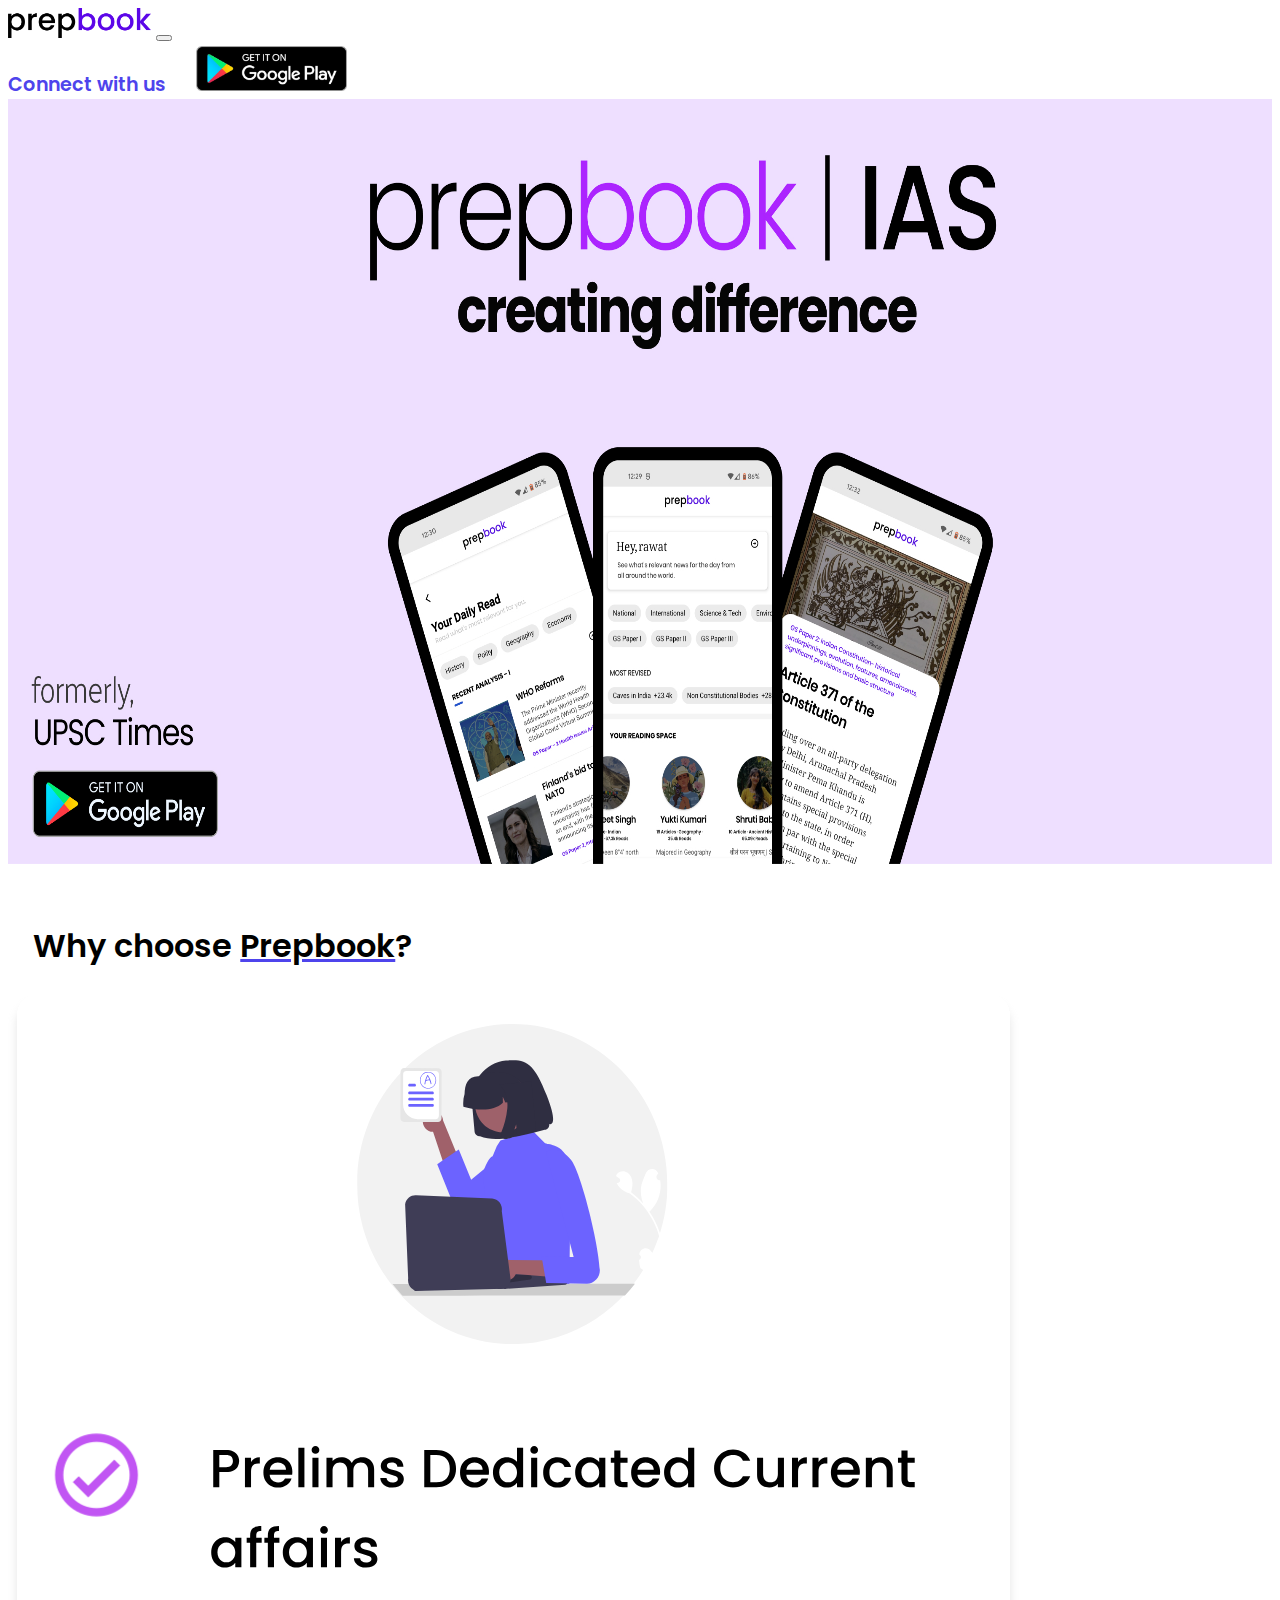
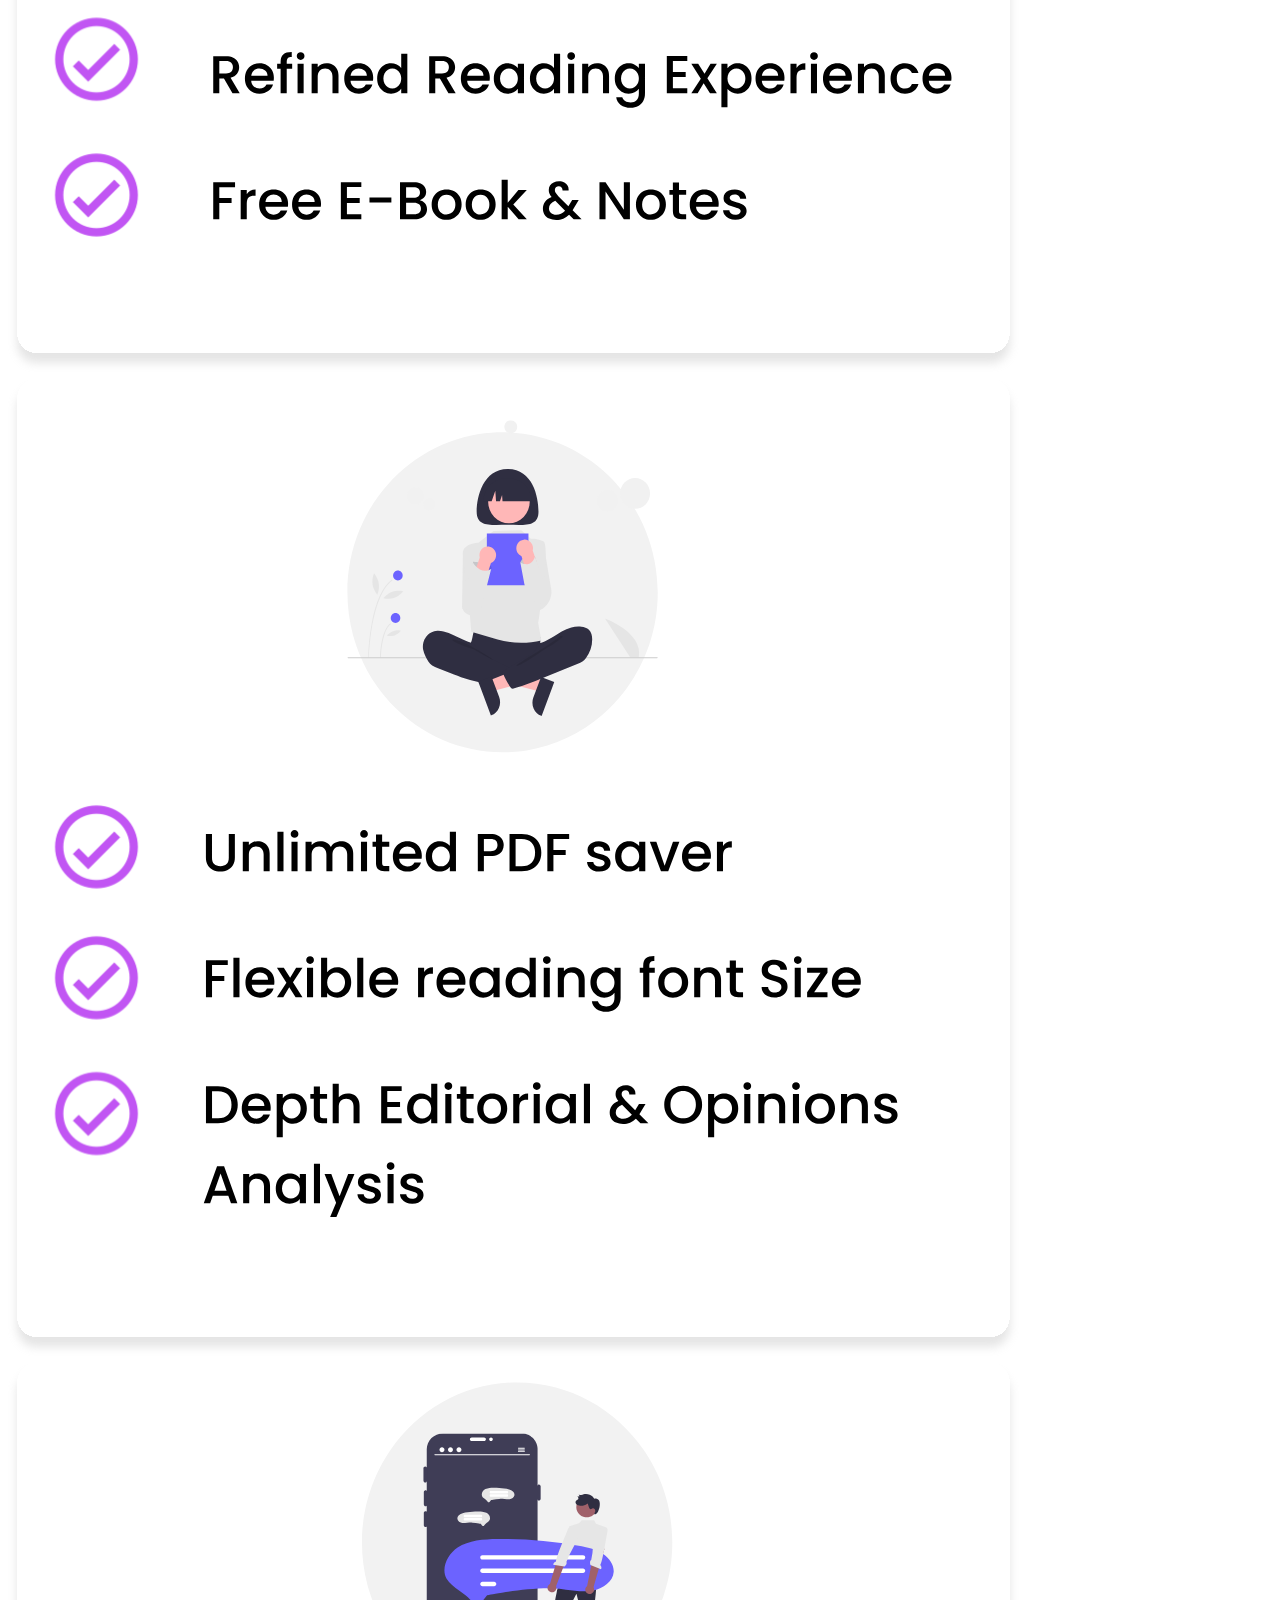
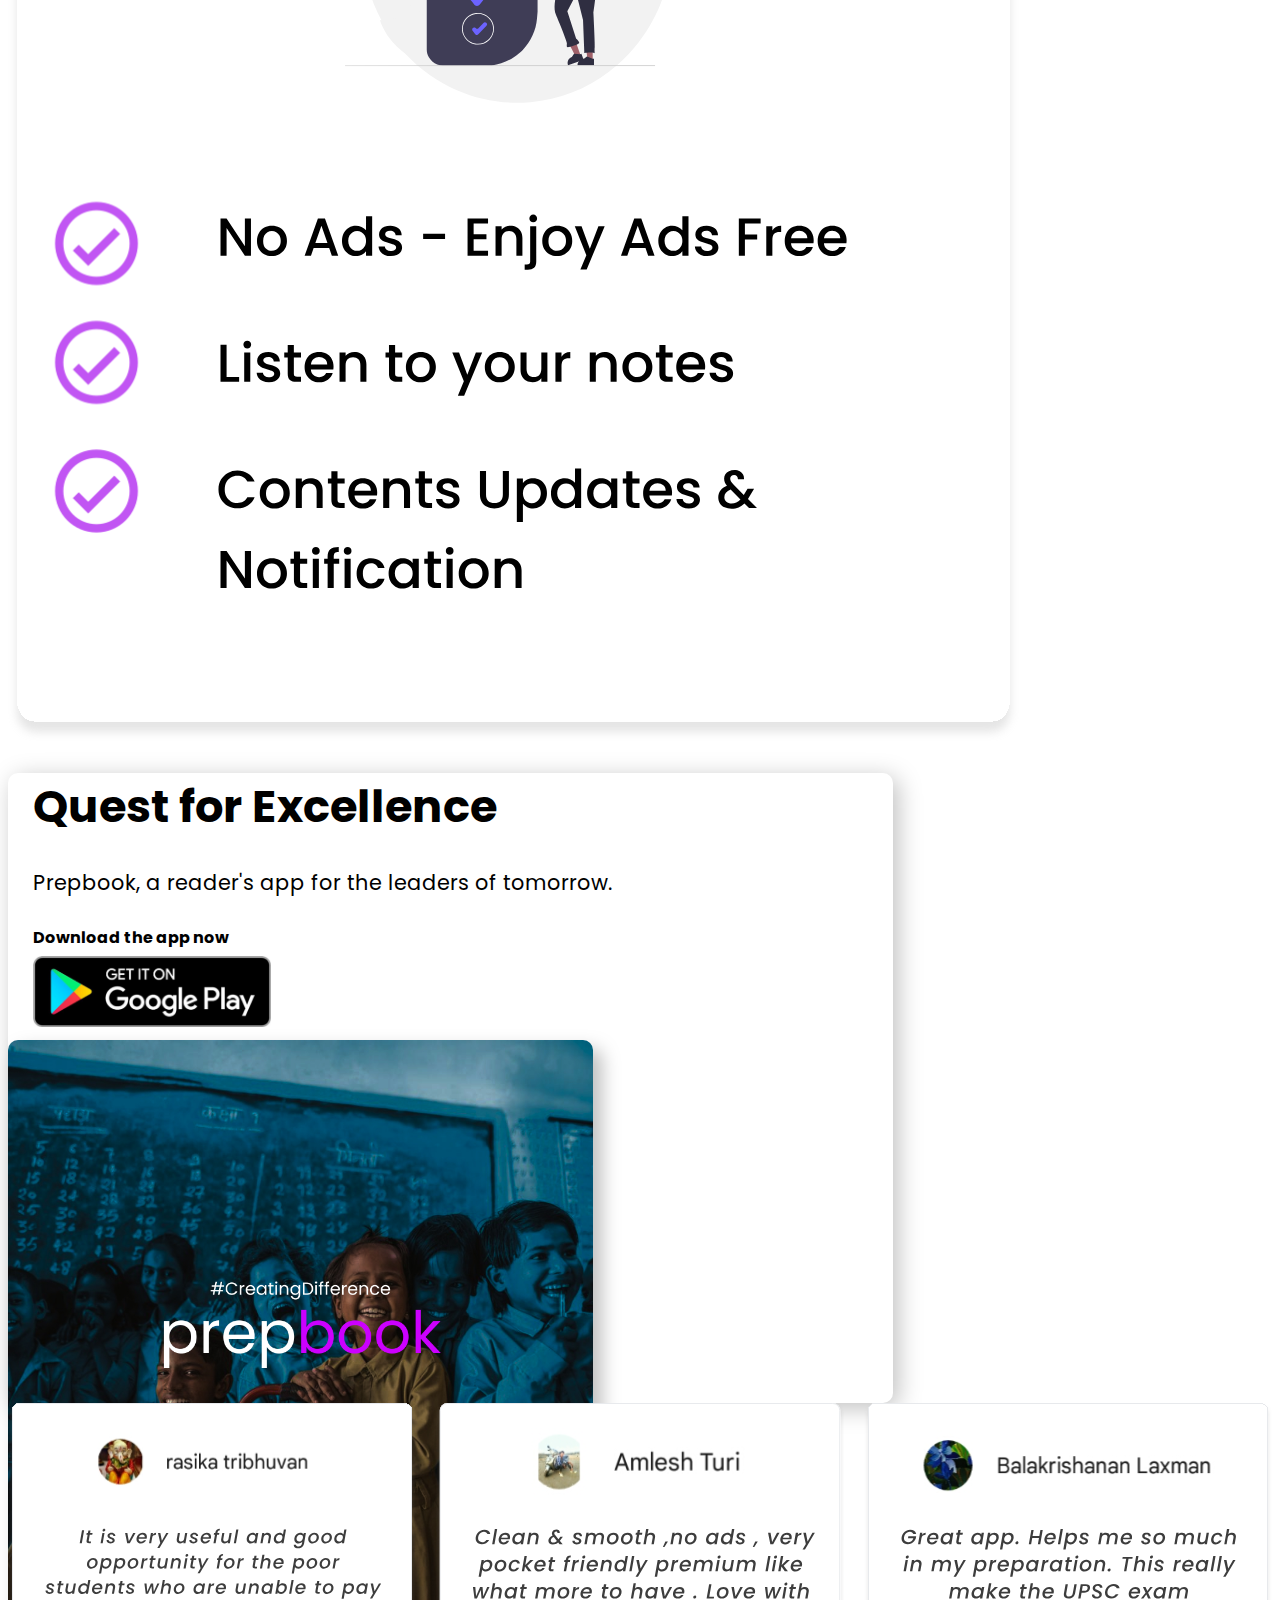
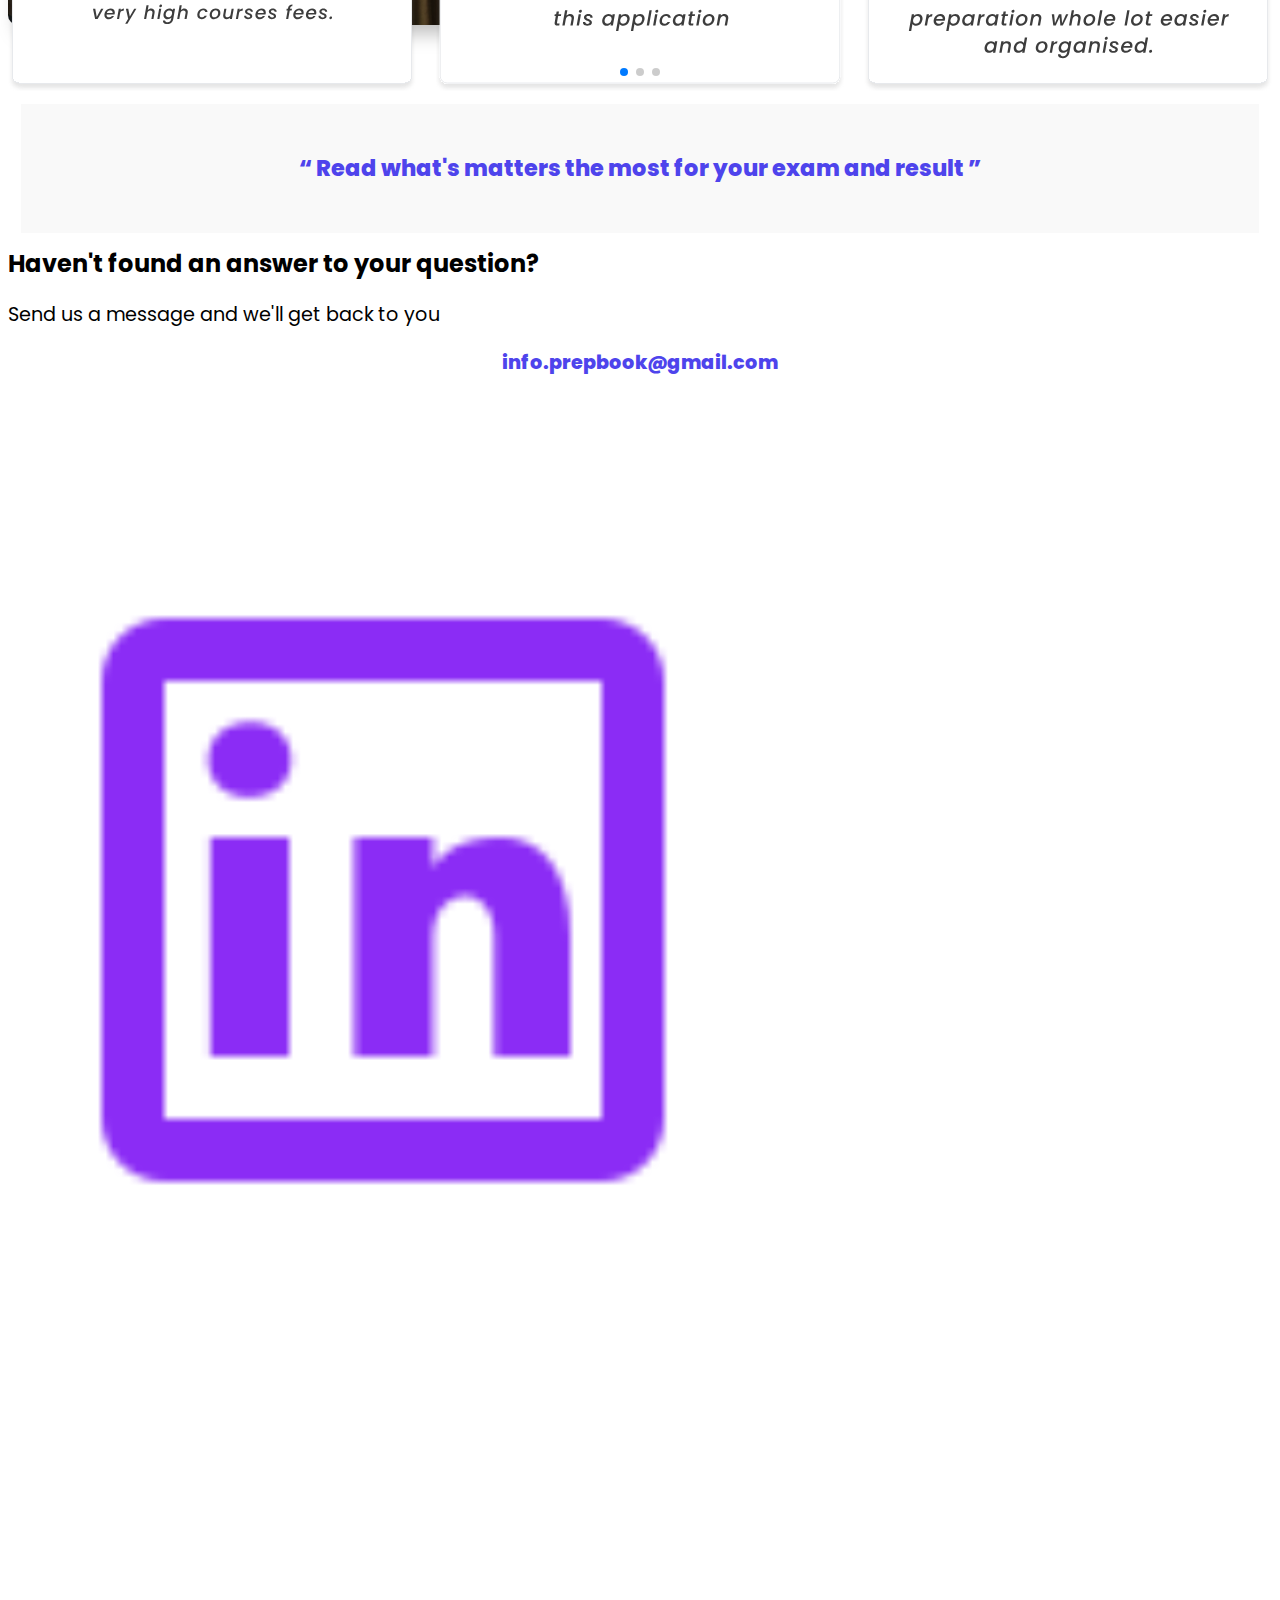
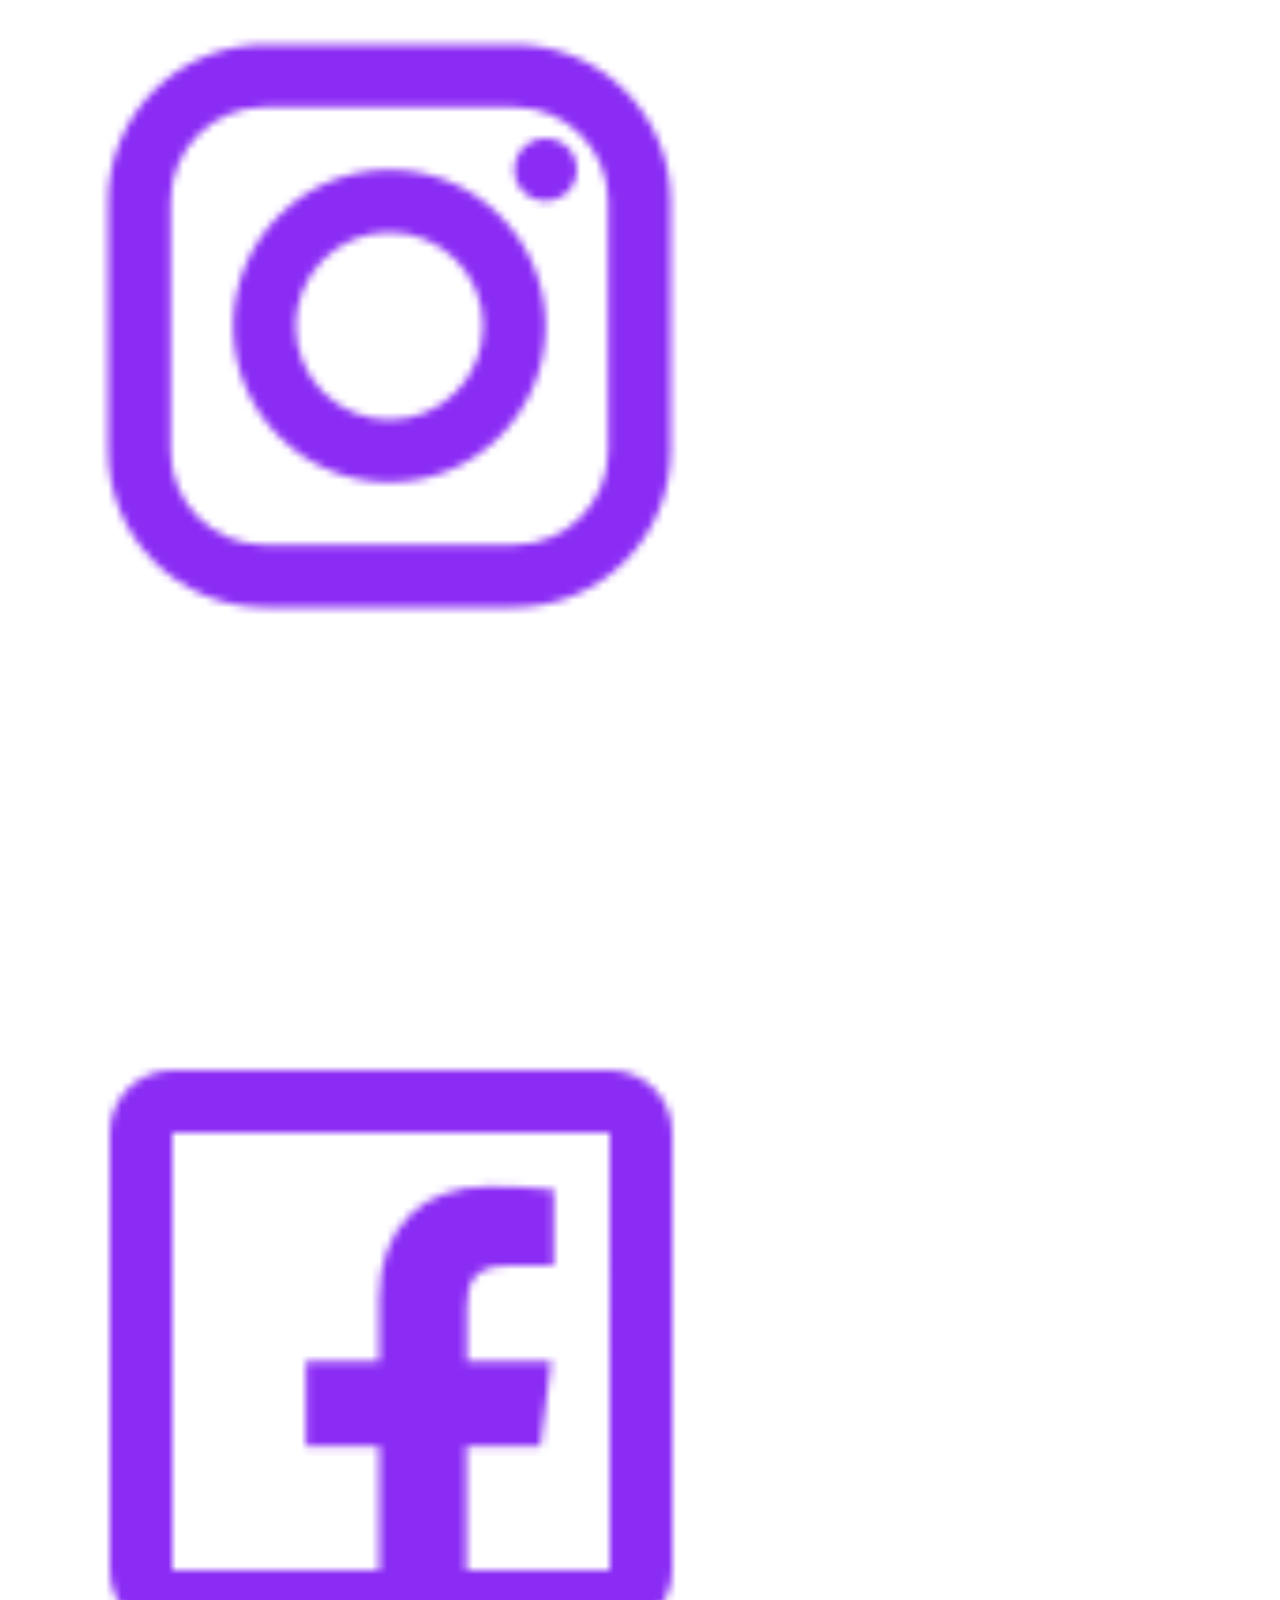
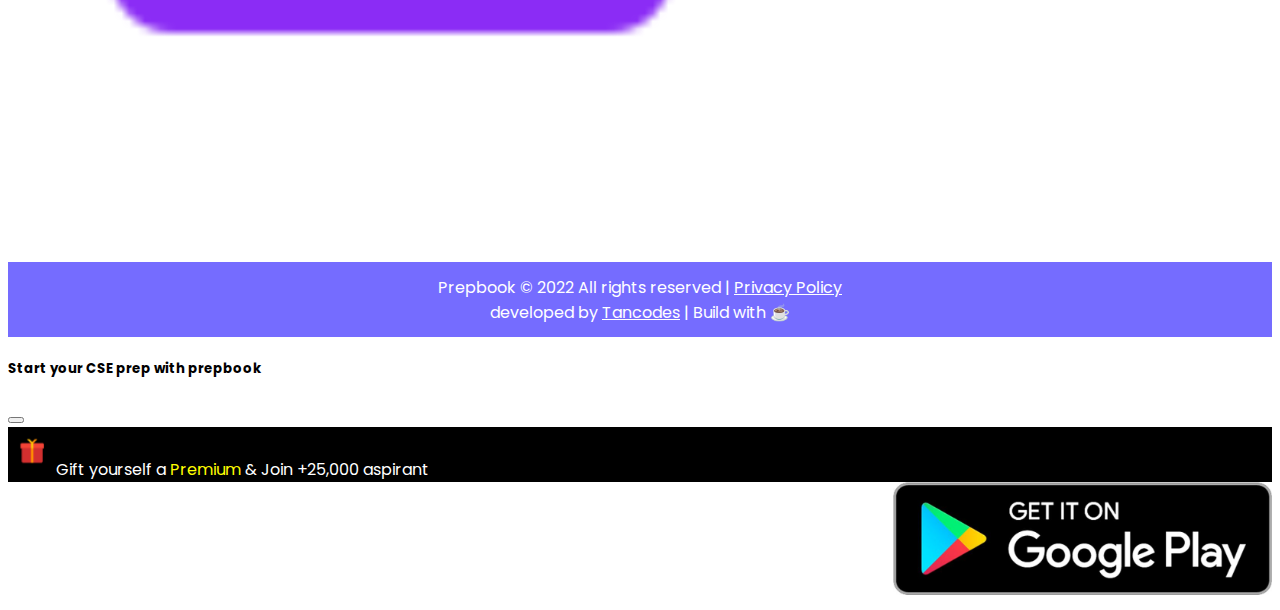
<file: index.html>
<!doctype html>
<html lang="en">
  <head>
    <meta charset="utf-8">
    <meta name="viewport" content="width=device-width, initial-scale=1.0">
    <meta http-equiv="x-ua-compatible" content="ie=edge"/>
    <meta name="HandheldFriendly" content="true"/> 
    <meta name="author" content="prepbook" />
    <meta name="description" content="Top-grossing app in UPSC category"/>
    <meta name="keywords" content="UpscMpsc , UPSC, MPSC , upsctimes-app, PrepBook , news , notes, CSE, IAS , current affairs, GK" />
    <meta name="robots" content="index, follow" />

    <!-- 
      --------------- DESIGNED AND CODED BY : -----------------
        Tanmay Barvi : https://www.linkedin.com/in/tanmaybarvi
        Tanvi Naik : https://www.linkedin.com/in/tanvinaik30/
      ---------------------------------------------------------
    -->

    <title>Prepbook | Read like bureaucrat</title>

    <!-- Fav icon -->
    <link rel="apple-touch-icon" sizes="180x180" href="favicon_io/apple-touch-icon.png">
    <link rel="icon" type="image/png" sizes="32x32" href="favicon_io/favicon-32x32.png">
    <link rel="icon" type="image/png" sizes="16x16" href="favicon_io/favicon-16x16.png">
    <link rel="icon" type="image/x-icon" href="favicon_io/favicon.ico">
    <link rel="manifest" href="favicon_io/site.webmanifest">

    <!-- Bootstrap 5.2 -->
    <link href="https://cdn.jsdelivr.net/npm/bootstrap@5.2.0-beta1/dist/css/bootstrap.min.css" rel="stylesheet" integrity="sha384-0evHe/X+R7YkIZDRvuzKMRqM+OrBnVFBL6DOitfPri4tjfHxaWutUpFmBp4vmVor" crossorigin="anonymous">
    <!-- Styles -->
    <link rel="stylesheet" href="./css/style.css" />
    <!-- Link Swiper's CSS -->
    <link rel="stylesheet" href="https://unpkg.com/swiper/swiper-bundle.min.css" />
    <!-- aos - Style -->
    <link rel="stylesheet" href="https://unpkg.com/aos@next/dist/aos.css" />
    <!-- jquery cdn -->
    <script src="https://code.jquery.com/jquery-3.5.1.min.js" integrity="sha256-9/aliU8dGd2tb6OSsuzixeV4y/faTqgFtohetphbbj0=" crossorigin="anonymous"></script>
  </head>

  <body>
    <!-- MAIN CONTAINER -->
    <div class="container-fluid m-0 p-0">

      <!-- ------------------------------------ NAVBAR ------------------------------------  -->
        <nav class="navbar navbar-expand-lg navbar-light bg-light">
          <div class="container-fluid">
            <a class="navbar-brand" href="#">
              <img src="./images/prepbook transparent.png" alt="prepbook" height="30" class="d-inline-block align-text-top " />
            </a>
            <button class="navbar-toggler" type="button" data-bs-toggle="collapse" data-bs-target="#navbarNavAltMarkup" aria-controls="navbarNavAltMarkup" aria-expanded="false" aria-label="Toggle navigation">
              <span class="navbar-toggler-icon"></span>
            </button>
            <div class=" justify-content-end  collapse navbar-collapse " id="navbarNavAltMarkup">
              <div class="navbar-nav justify-content-end">
                <a class="nav-link active connect " aria-current="page" href="#connect">Connect with us</a>
                <a class="nav-link" href="https://play.google.com/store/apps/details?id=com.UpscMpsc.dev.timetoday"><img src="./images/download-btn.jpeg"  alt="prepbook"  class="d-inline-block align-text-center top-btn m-0 p-0 " /></a>

              </div>
            </div>
          </div>
        </nav>

        <!-- > For Desktop View -->
      <!-- ------------------------------------ COVER IMAGE -------------------------------------->
        <div  data-aos="fade-up" data-aos-duration="3000" class="container-fluid m-0 p-0 h-100 desktop-cover">
            <a href="https://play.google.com/store/apps/details?id=com.UpscMpsc.dev.timetoday"><img src="./images/jpgPixel 5 Real Mockup (Community)coverphoto (1).jpg" alt="prepbook"  class="d-inline-block align-text-top  m-0 p-0 cover-photo" /> </a>         
        </div>

        <!-- For Mobile View -->
        <div class="container-fluid mobile-cover text-center">
          <div class="mobile-top">
            <span class="cover-text ">
              <span  class="prep">Prep</span><span class="book">book</span> <span style="font-weight: 100">|</span> IAS <br/> creating difference<br/>
            </span>

            <!-- Animation -->
            <div class="animated-text mt-1">
              <div class="line">Better Insights on Topics</div>
              <div class="line">Increase Concentration</div>
              <div class="line">Daily Reading Habit</div>
              <div class="line">Boost Memory Retention</div>
            </div>
            
            <img data-aos="fade-right" data-aos-duration="2000" src="./images/illustration-cropped.png" class="mobile-console"/>
            <a href="https://play.google.com/store/apps/details?id=com.UpscMpsc.dev.timetoday">
              <img src="./images/download-btn.jpeg"  alt="prepbook"  class="d-inline-block align-text-top mobile-download-btn" />
            </a>
          </div>
          
          <div class="mobile-foot text-center">
            <span class="prep">Prep</span><span class="book">book</span><br/>
            <span class="foot-text">Relevant. Reliable. Refined.</span>
          </div>
        </div>

      <!-- ------------------------------------ FEATURES ------------------------------------  -->
        <div class="container text-center features-div">
            <h2 >Why choose <u style="text-decoration-color: rgba(78, 68, 236, 1);">Prepbook</u>?</h2>
            <div class="container-fluid d-flex justify-content-evenly align-items-center mt-3">
              <div class="feature-div" >
                <img src="./images/feature-1.svg" />
              </div>
              <div class="feature-div">
                <img src="./images/feature-2.svg" />
              </div>
              <div class="feature-div">
                <img src="./images/feature-3.svg" />
              </div>
            </div>              
        </div>
      
      <!-- ------------------------------------ Quest for Excellence : CENTER SECTION ------------------------------------  -->
        <div class="container-fluid d-flex flex-row  align-items-center outer-flex w-75 mt-5 quest-class">

          <div class="container-fluid d-flex flex-column inner-flex " >
            <div class="shorter-div">
              <span class="text-big">Quest for Excellence</span>
            </div>
            <div>
              <p>Prepbook, a reader's app for the leaders of tomorrow.</p>
            </div>
            <div>
              <b>Download the app now</b>
            </div>
            <div>
              <a href="https://play.google.com/store/apps/details?id=com.UpscMpsc.dev.timetoday"><img src="./images/download-btn.jpeg"  alt="prepbook"  class="d-inline-block align-text-top center-download-btn" /></a>
            </div>
          </div>
          <!-- creating diff image - right -->
          <div data-aos="fade-left" data-aos-anchor="#example-anchor" data-aos-duration="4000" class="container-fluid d-flex justify-content-end align-items-center ">
            <img src="./images/Console Cover Square.jpg" alt="prepbook"  class="align-text-top console-cover " />
          </div>

        </div>

      <!-- ------------------------------------ REVIEWS SLIDER : using swiper ------------------------------------  -->
        <div class="swiper mySwiper mt-5">
          <div  class="swiper-wrapper">
            <img class="swiper-slide" src="images/Review1.svg" alt="Review1" />
            <img class="swiper-slide" src="images/Review2.svg" alt="Review2" />
            <img class="swiper-slide" src="images/Review3.svg" alt="Review3" />
            <img class="swiper-slide" src="images/Review4.svg" alt="Review4" />
            <img class="swiper-slide" src="images/Review5.svg" alt="Review5" />
          </div>
          <div class="swiper-pagination mt-2"></div>
        </div>

      <!-- ------------------------------------ TAGLINE : read what's matters.. ------------------------------------  -->
        <div class="slg mt-5" style="background-color: rgba(217, 217, 217, 0.15);">
          <h3>“ Read what&#39;s matters the most for your exam and result ”</h3>
        </div>

      <!-- ------------------------------------ FOOTER ------------------------------------  -->
        <div class="d-flex flex-column footer justify-content-center align-items-center mt-5" id="connect">
          <!-- footer first section -->
          <div class="footer-1 text-center mb-3">
            <span>Haven't found an answer to your question?</span>
            <p>Send us a message and we'll get back to you</p>
          </div>
          
          <!-- mail & icon section -->
          <div class="footer-3 text-center mb-3">
            <h3 class="text-center mb-3"> <a href = "mailto: info.prepbook@gmail.com">info.prepbook@gmail.com</a></h3>
            <div class="d-flex  justify-content-evenly mb-3 footer-icon-div ">
              <!-- linkedin icon -->
              <div>
                <a href="https://www.linkedin.com/company/upsctimes-app/"> <img src="./images/icon_linkedin.svg" alt="linkedin"  class="d-inline-block align-text-top footer-icons" /></a>
              </div>
              <!-- instagram icon -->
              <div>
                <a href="https://www.instagram.com/prepbook.app/"> <img src="./images/icon_instagram.svg" alt="instagram"  class="d-inline-block align-text-top footer-icon" /></a>
              </div>
              <!-- facebook icon -->          
              <div>
                <a href="https://www.facebook.com/prepbook.readingg"> <img src="./images/icon_facebook.svg" alt="facebook"  class="d-inline-block align-text-top footer-icon" /></a>
              </div>
            </div> 
          </div>
        </div>

        <!-- bottom footer -->
        <div class="bottom">
          Prepbook © 2022 All rights reserved | <a href="./privacypolicy.html"> <u>Privacy Policy</u></a> <br/> developed by <a href="http://tancodes.atspace.cc/"> <u>Tancodes</u> </a> | Build with ☕
        </div>

    </div>

    <!-- BOOTRAP : MODAL FOR PREMIUM -->
    <div class="modal fade" id="premiumModal" tabindex="-1" aria-labelledby="premiumModalLabel" aria-hidden="true">
      <div class="modal-dialog">
        <div class="modal-content">

          <div class="modal-header">
            <h5 class="modal-title" id="premiumModalLabel">Start your CSE prep with prepbook</h5>
            <button type="button" class="btn-close" data-bs-dismiss="modal" aria-label="Close"></button>
          </div>

          <div class="modal-body" style="background-color: #000000; color: #ffffff;">
            <span>
              <img src="./images/icon_gift.svg"  alt="prepbook"  class="d-inline-block align-text-center card-icon " />Gift yourself a 
              <span class="text-yellow">Premium</span> 
              & Join +25,000 aspirant
            </span>
          </div>
          <div class="modal-footer">
            <div style="text-align: right">
              <a href="https://play.google.com/store/apps/details?id=com.UpscMpsc.dev.timetoday">
                <img src="./images/download-btn.jpeg" alt="prepbook" class="d-inline-block align-text-top download-btn" >
              </a>
            </div>
          </div>

        </div>
      </div>
    </div>
    
    <!-- ----------------------- SCRIPTS ----------------------------->
    <!-- bootstrap cdn -->
    <script src="https://cdn.jsdelivr.net/npm/bootstrap@5.2.0-beta1/dist/js/bootstrap.bundle.min.js" integrity="sha384-pprn3073KE6tl6bjs2QrFaJGz5/SUsLqktiwsUTF55Jfv3qYSDhgCecCxMW52nD2" crossorigin="anonymous"></script>
    <!--  Swiper cdn (swiper reviews) -->
    <script src="https://unpkg.com/swiper/swiper-bundle.min.js"></script>
    <!-- aos cdn (animation) -->
    <script src="https://unpkg.com/aos@next/dist/aos.js"></script>
    <script src="script/script.js"></script>
  </body>
</html>
</file>
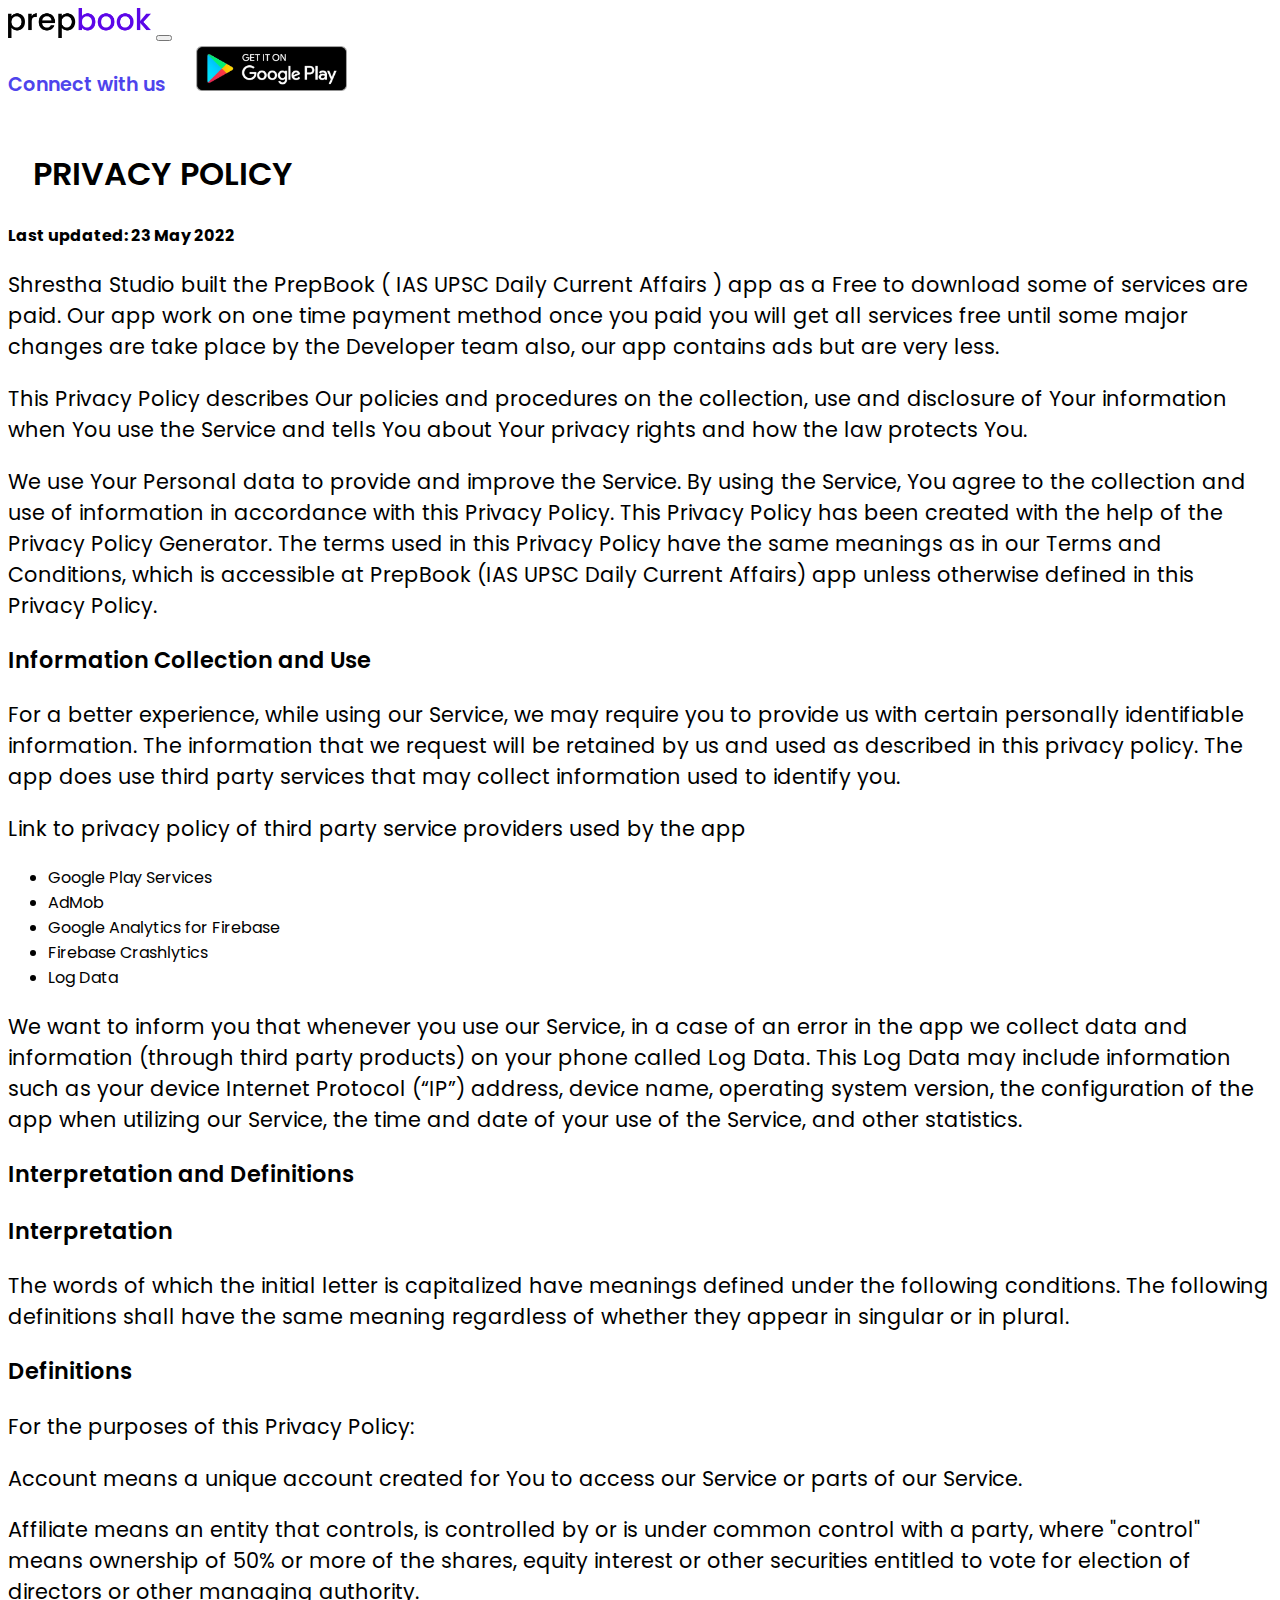
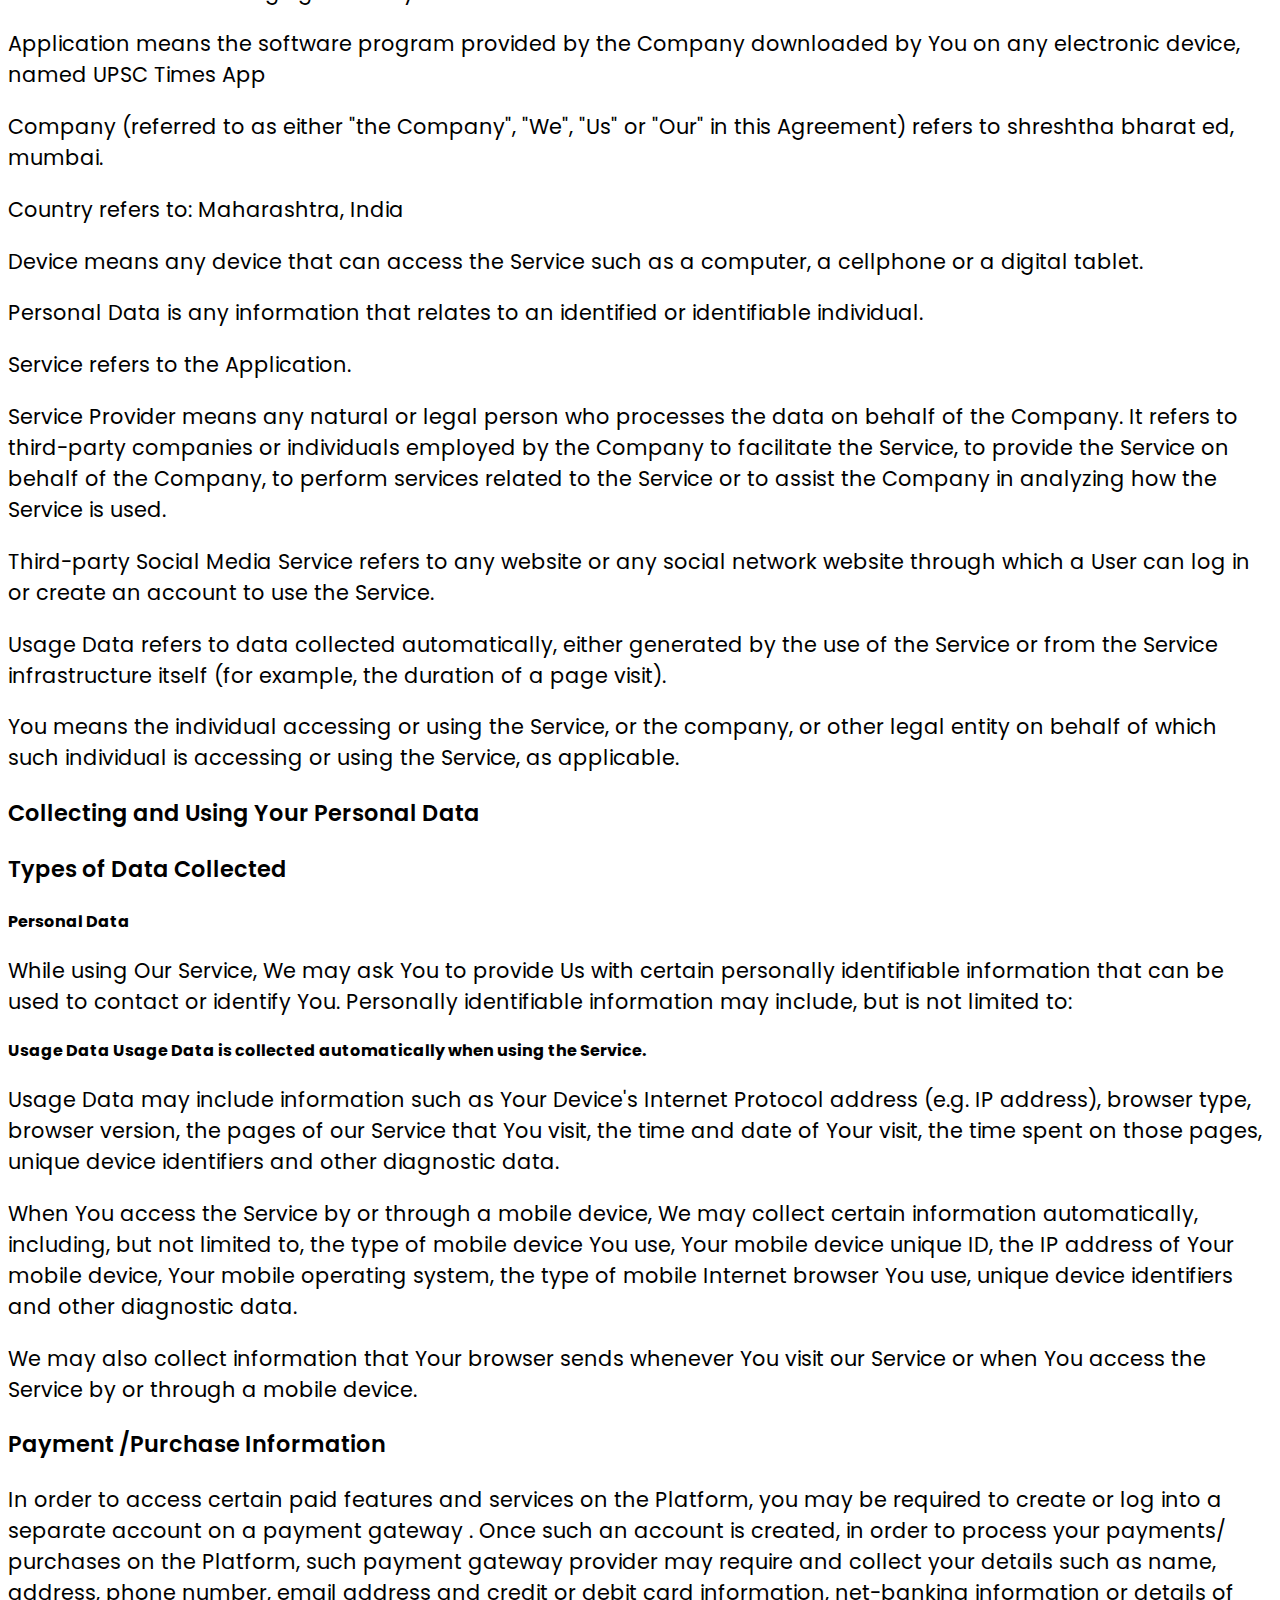
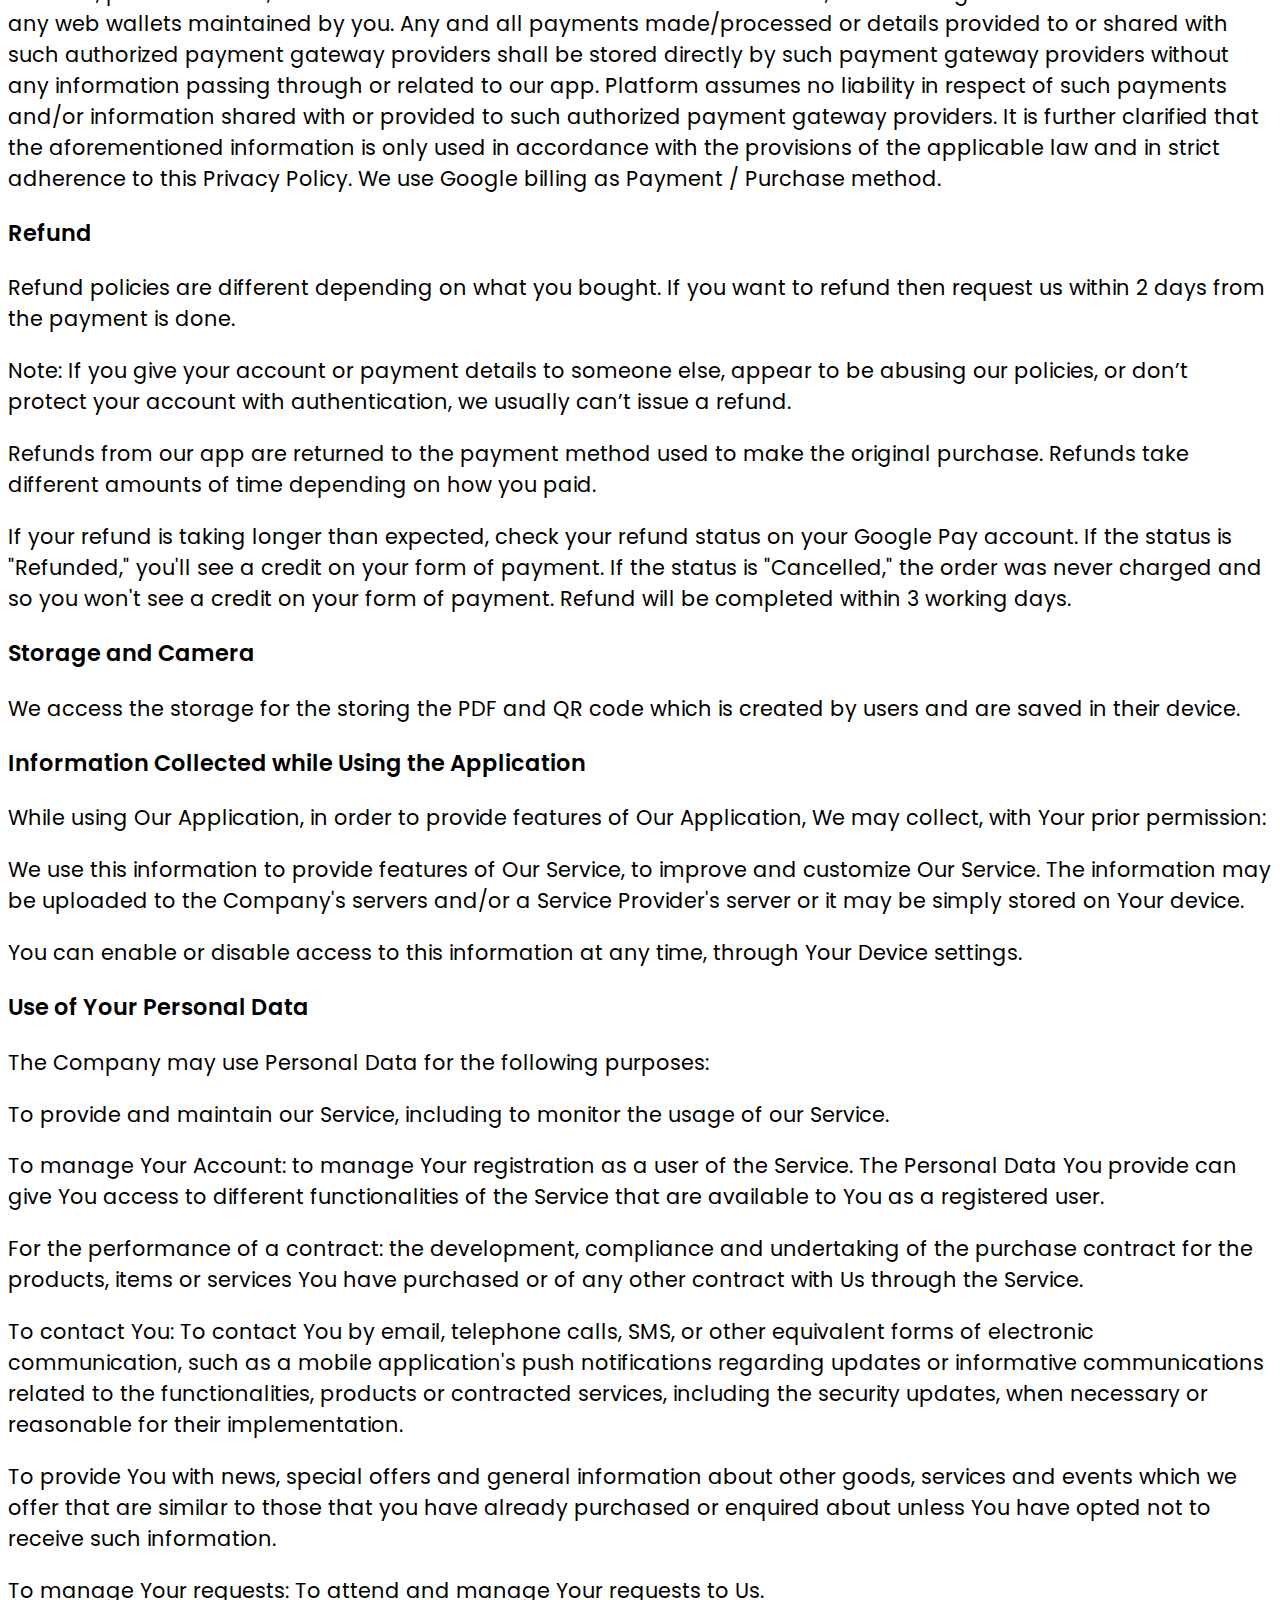
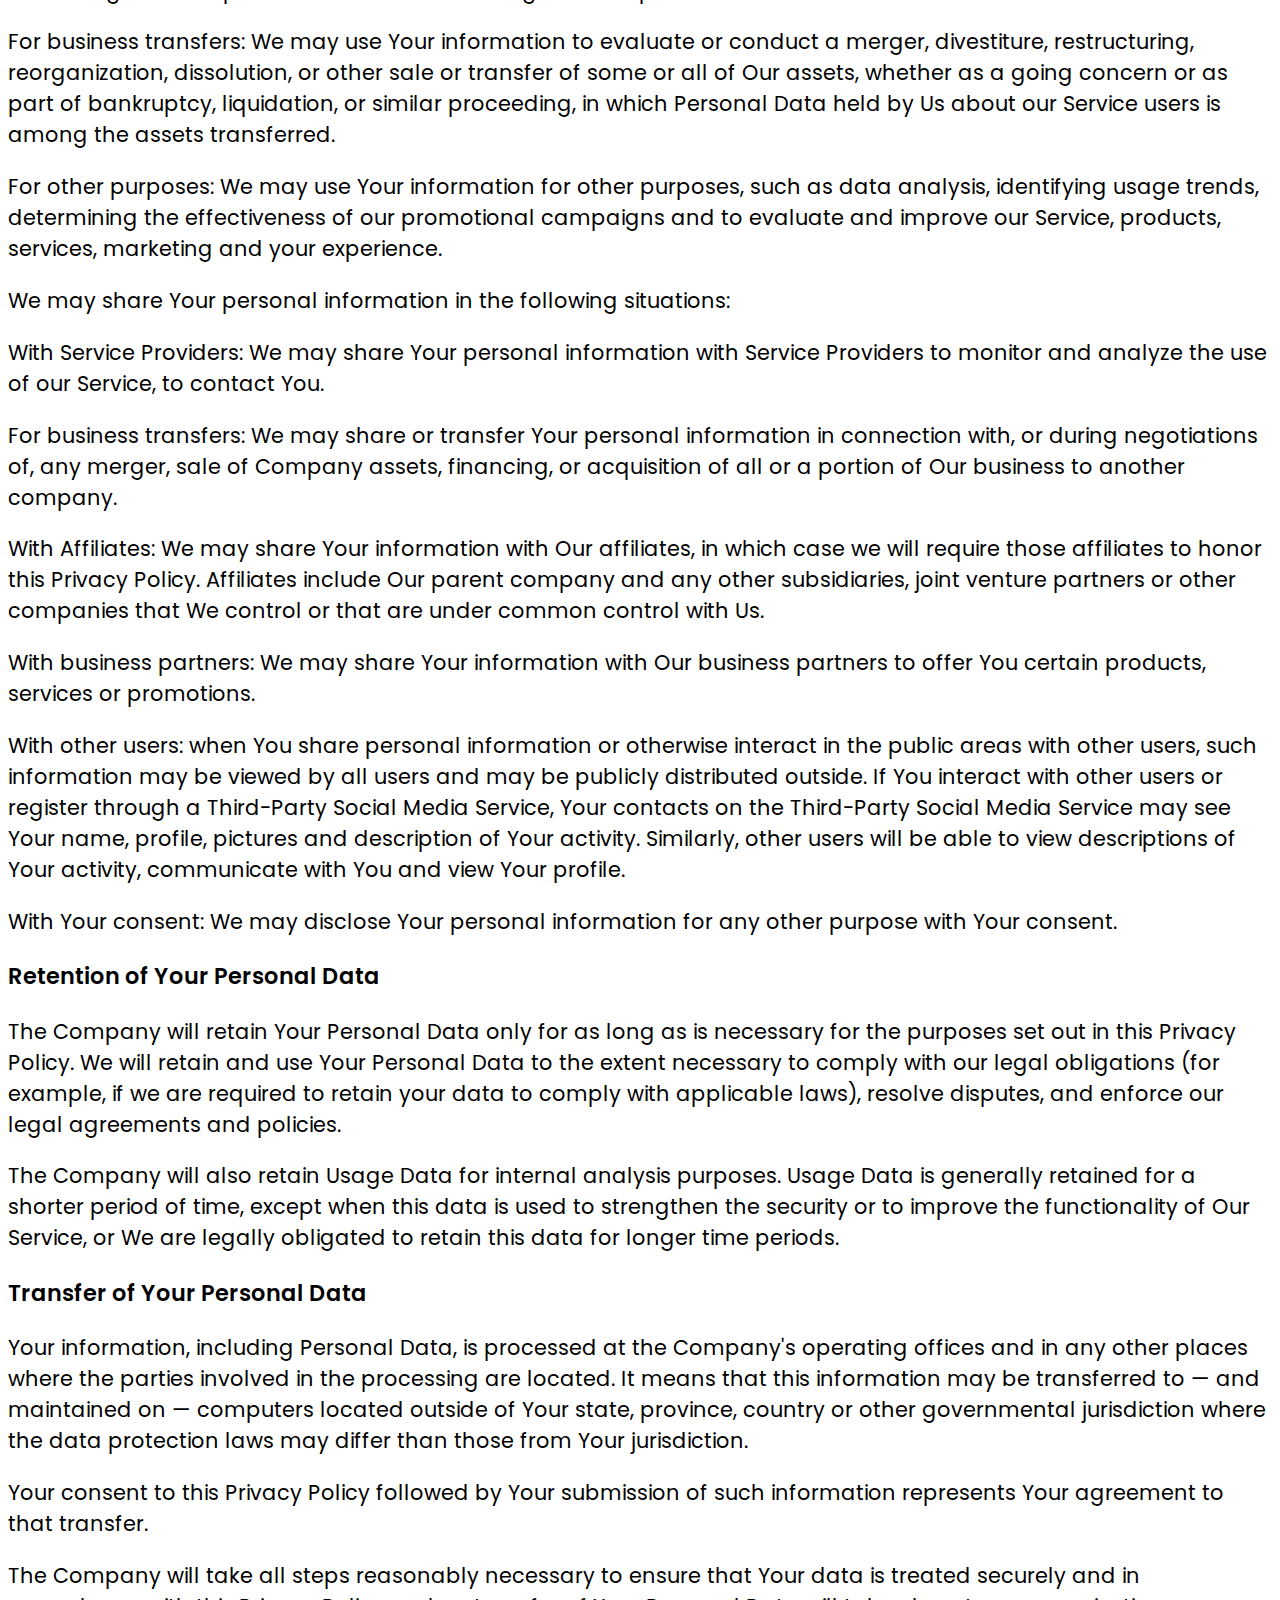
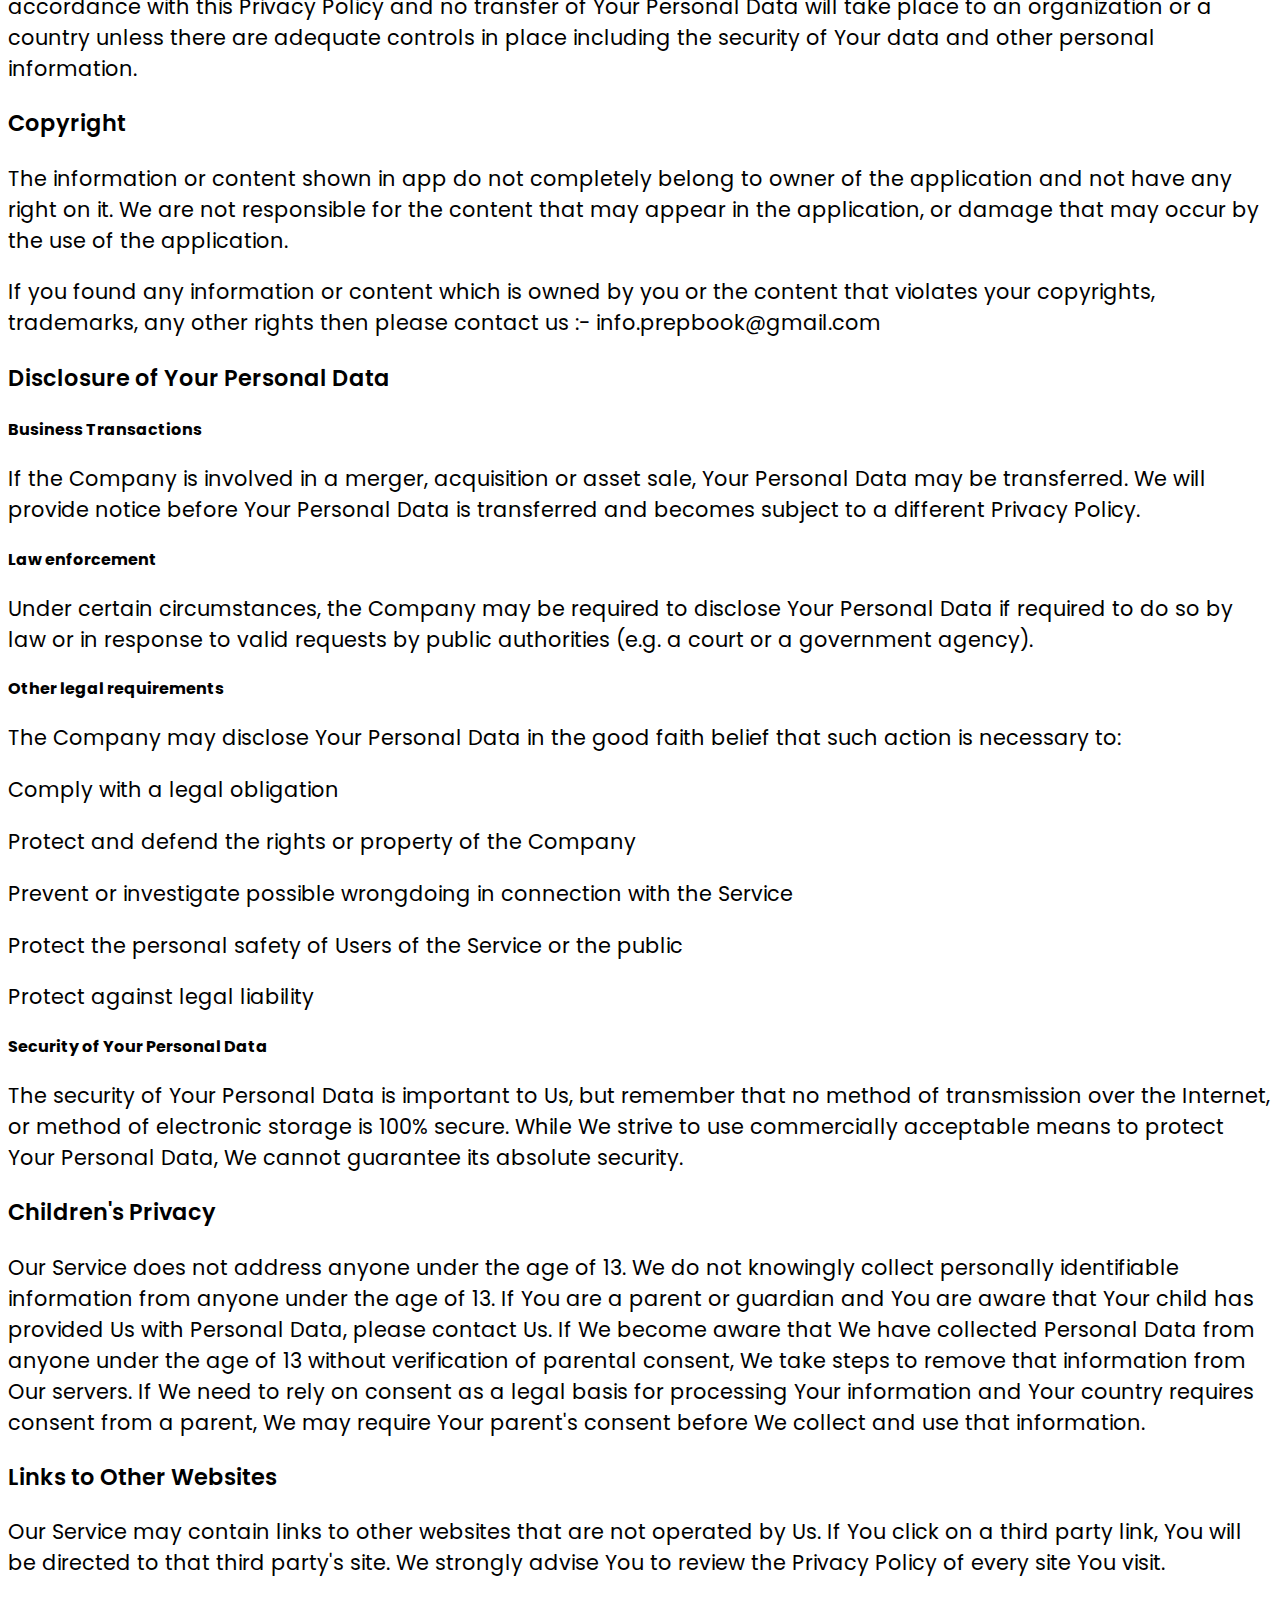
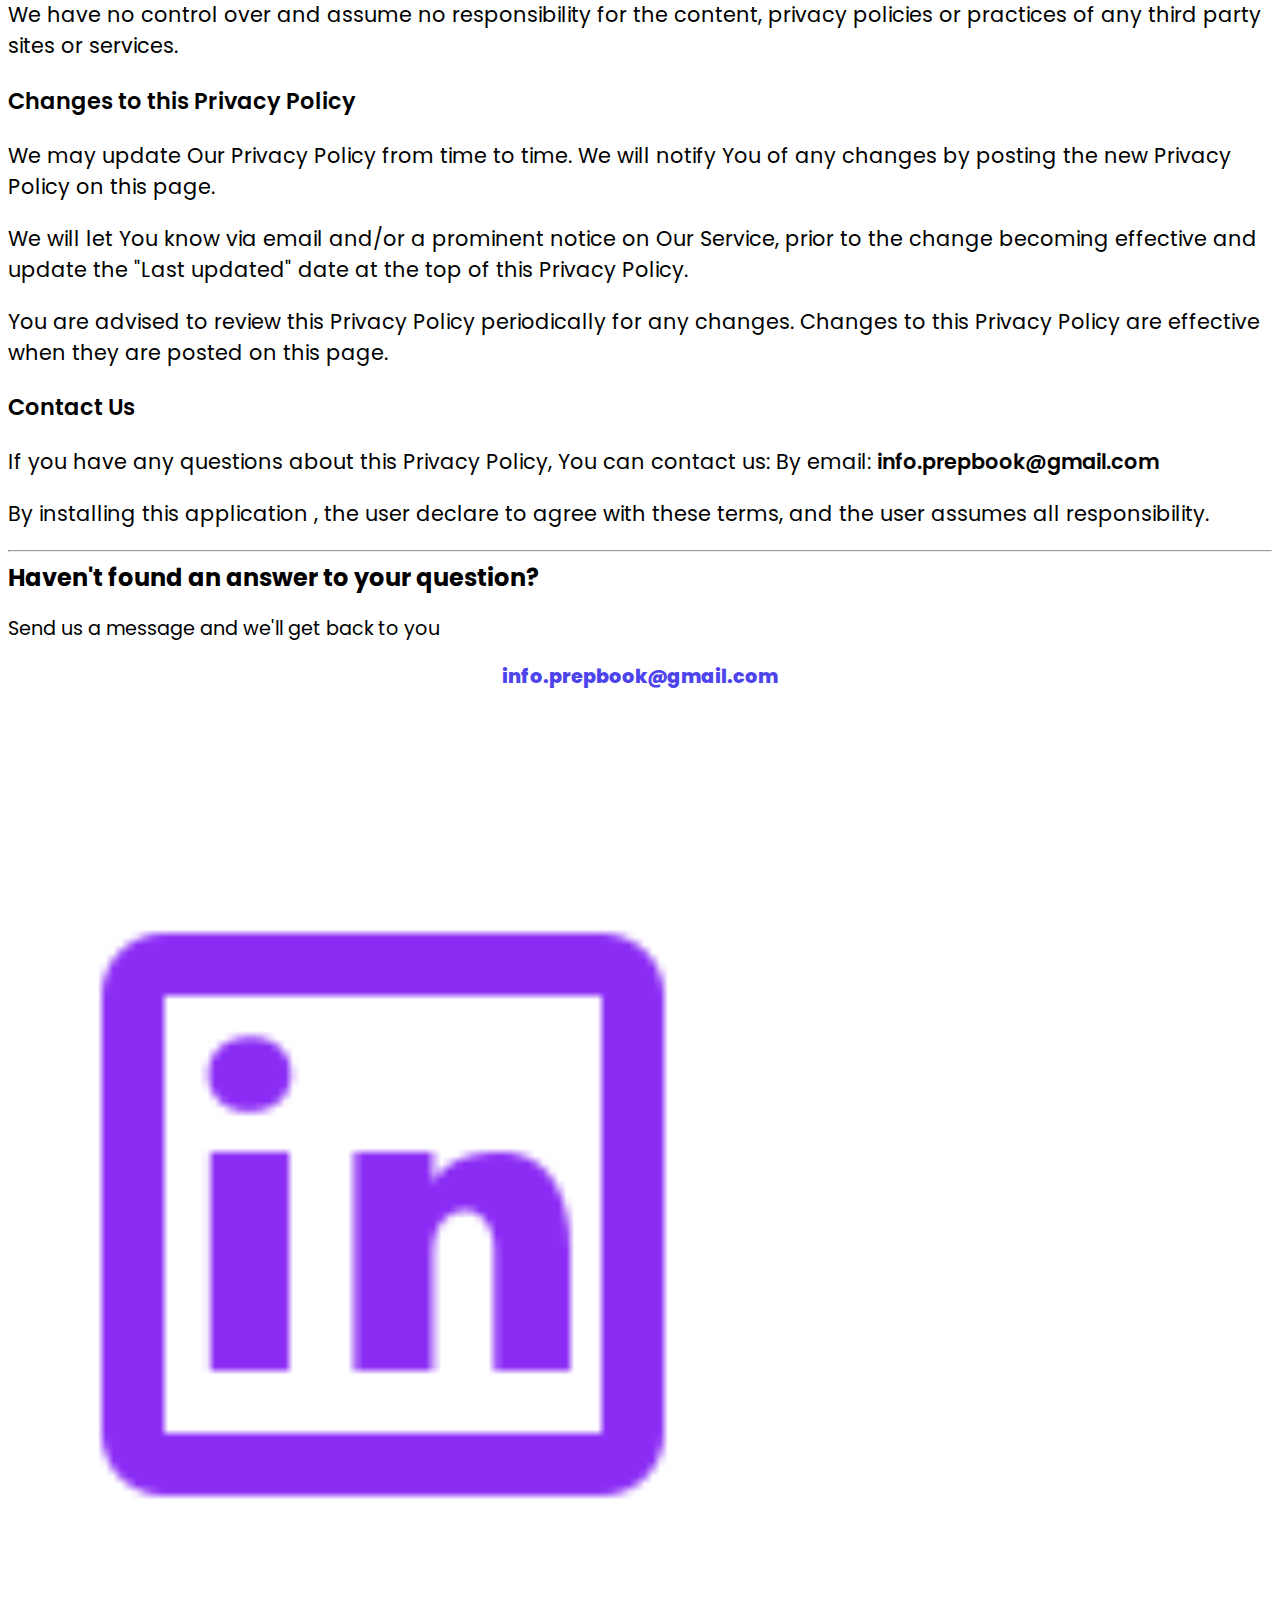
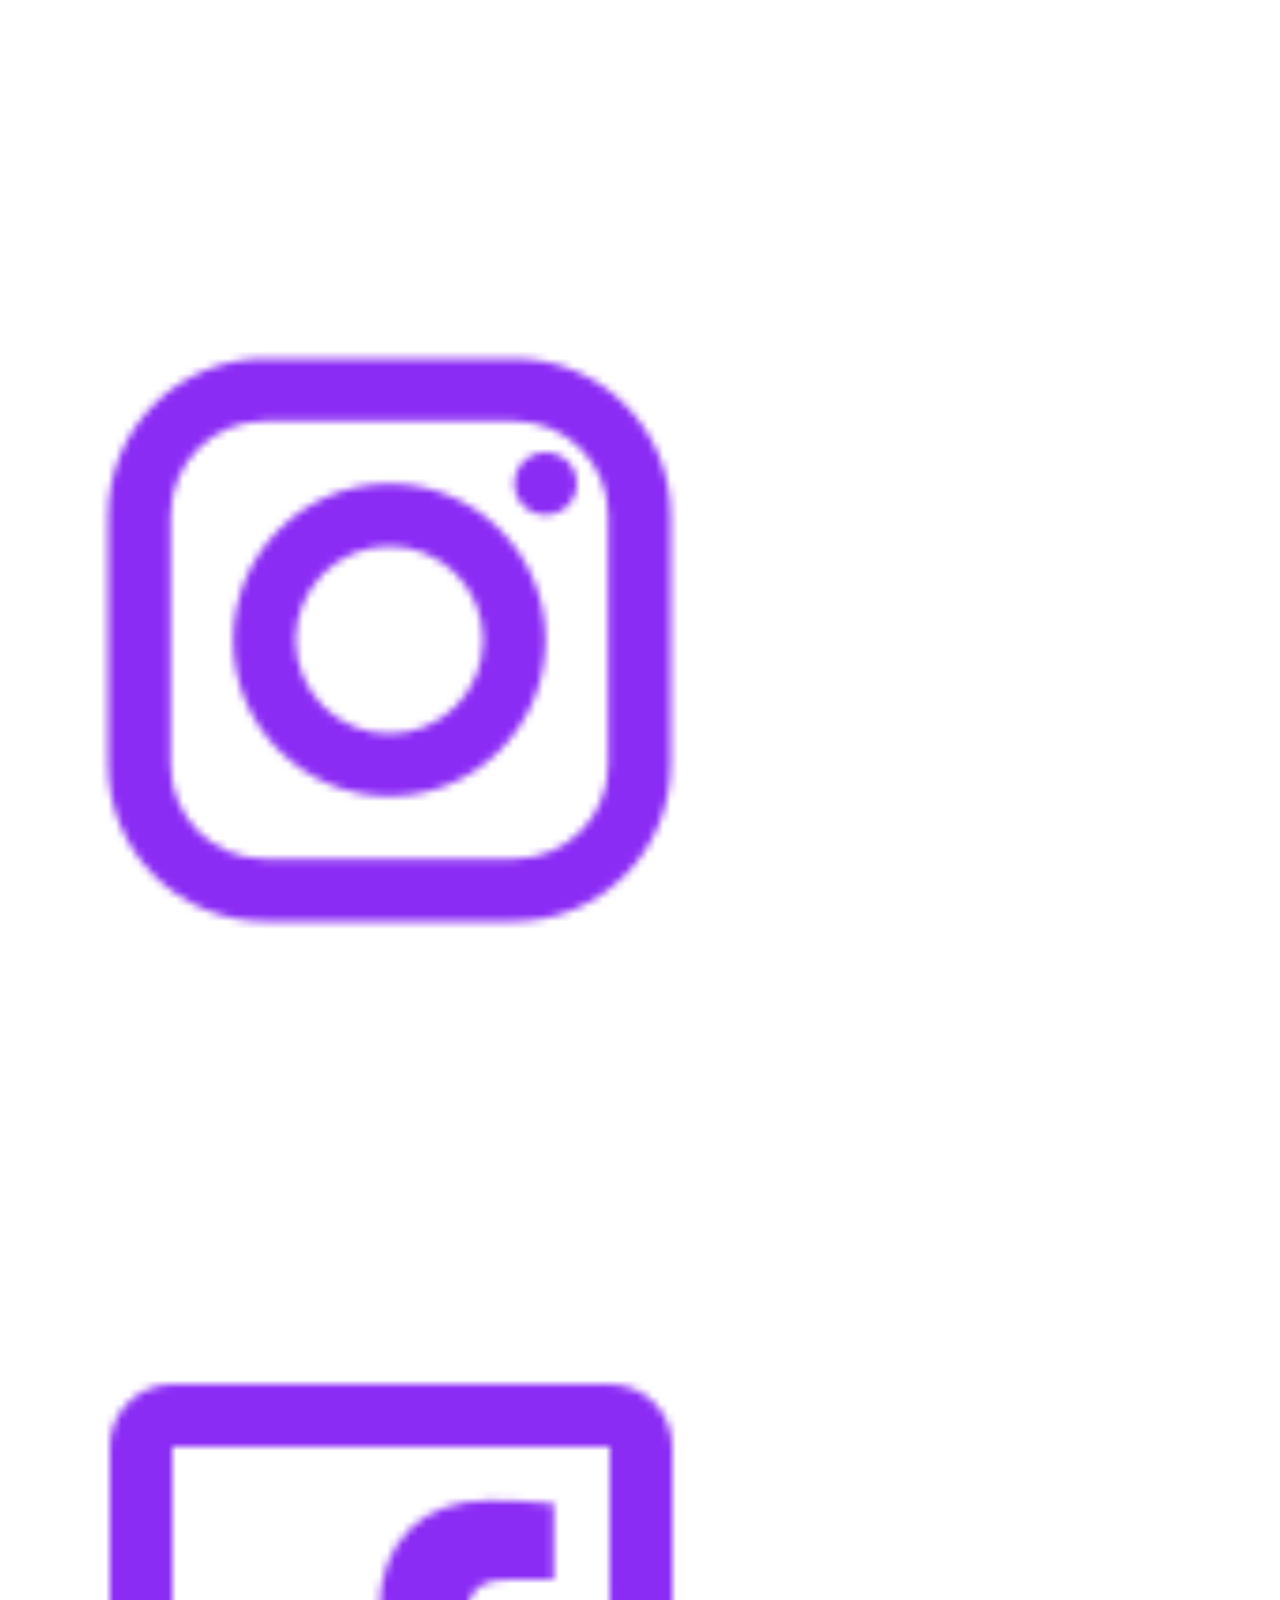
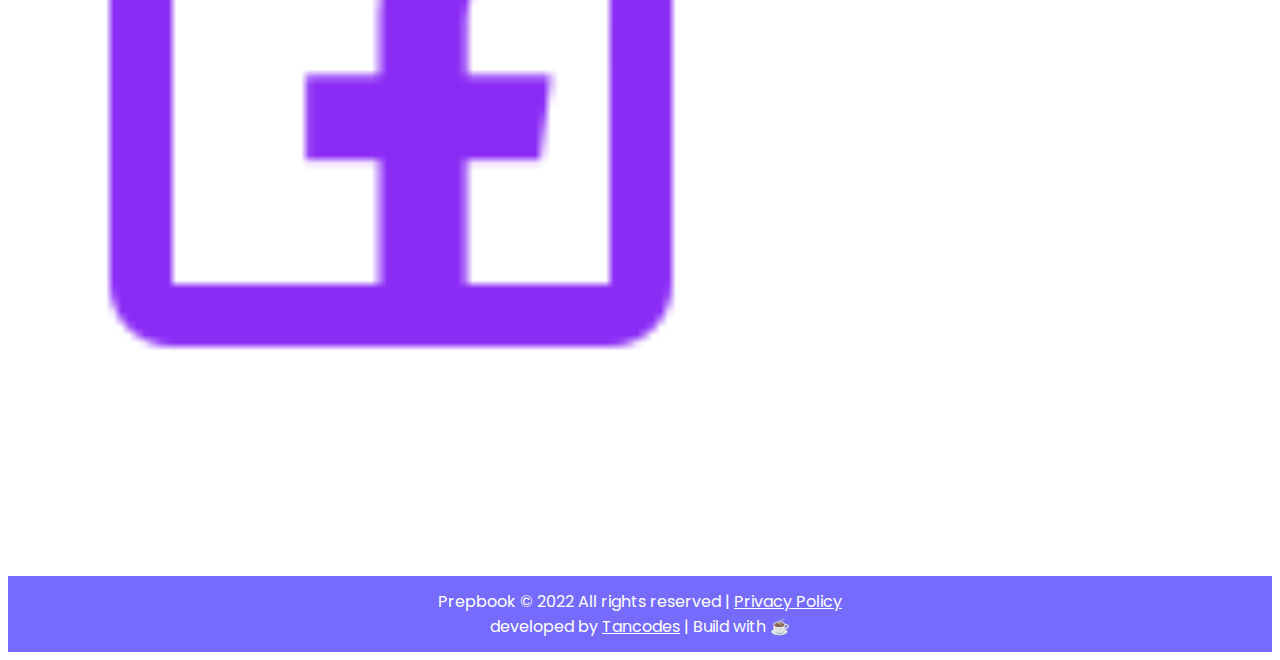
<file: privacypolicy.html>
<!doctype html>
<html lang="en">
    <head>
        <meta charset="utf-8">
        <meta name="viewport" content="width=device-width, initial-scale=1.0">
        <meta http-equiv="x-ua-compatible" content="ie=edge"/>
        <meta name="HandheldFriendly" content="true"/> 
        <meta name="author" content="PrepBook" />
        <meta name="description" content="Top-grossing app in UPSC category"/>
        <meta name="keywords" content="UpscMpsc , UPSC, MPSC , upsctimes-app, PrepBook , news , notes, CSE, IAS , current affairs, GK" />
        <meta name="robots" content="index, follow" />
        <title>PrepBook | Privacy Policy </title>
    
        <!-- Fav icon -->
        <link rel="apple-touch-icon" sizes="180x180" href="favicon_io/apple-touch-icon.png">
        <link rel="icon" type="image/png" sizes="32x32" href="favicon_io/favicon-32x32.png">
        <link rel="icon" type="image/png" sizes="16x16" href="favicon_io/favicon-16x16.png">
        <link rel="icon" type="image/x-icon" href="favicon_io/favicon.ico">
        <link rel="manifest" href="favicon_io/site.webmanifest">
    
        <!-- Bootstrap 5.2 -->
        <link href="https://cdn.jsdelivr.net/npm/bootstrap@5.2.0-beta1/dist/css/bootstrap.min.css" rel="stylesheet" integrity="sha384-0evHe/X+R7YkIZDRvuzKMRqM+OrBnVFBL6DOitfPri4tjfHxaWutUpFmBp4vmVor" crossorigin="anonymous">
        <!-- Styles -->
        <link rel="stylesheet" href="./css/style.css" />
      </head>

  <body>
     <!-- MAIN CONTAINER -->
    <div class="container-fluid m-0 p-0">

        <!-- ------------------------------------ NAVBAR ------------------------------------  -->
        <nav class="navbar navbar-expand-lg navbar-light bg-light">
            <div class="container-fluid">
            <a class="navbar-brand" href="index.html">
                <img src="./images/prepbook transparent.png" alt="prepbook" height="30" class="d-inline-block align-text-top " />
            </a>
            <button class="navbar-toggler" type="button" data-bs-toggle="collapse" data-bs-target="#navbarNavAltMarkup" aria-controls="navbarNavAltMarkup" aria-expanded="false" aria-label="Toggle navigation">
                <span class="navbar-toggler-icon"></span>
            </button>
            <div class=" justify-content-end  collapse navbar-collapse " id="navbarNavAltMarkup">
                <div class="navbar-nav justify-content-end">
                <a class="nav-link active connect " aria-current="page" href="#connect">Connect with us</a>
                <a class="nav-link" href="https://play.google.com/store/apps/details?id=com.UpscMpsc.dev.timetoday"><img src="./images/download-btn.jpeg"  alt="prepbook"  class="d-inline-block align-text-center top-btn m-0 p-0 " /></a>
    
                </div>
            </div>
            </div>
        </nav>

        <!-- content -->
          <h2 class="text-center">PRIVACY POLICY</h2>
          <div class=" container-fluid p-3 privacy-policy">
            <h4>            
                Last updated: 23 May 2022 
            </h4>
            <p>
                Shrestha Studio built the PrepBook ( IAS UPSC Daily Current Affairs ) app as a Free to download some of services are paid. Our app work on one time payment method once you paid you will get all services free until some major changes are take place by the Developer team also, our app contains ads but are very less.
            </p>
            <p>   
                This Privacy Policy describes Our policies and procedures on the collection, use and disclosure of Your information when You use the Service and tells You about Your privacy rights and how the law protects You.
            </p> 
            <p>  
                We use Your Personal data to provide and improve the Service. By using the Service, You agree to the collection and use of information in accordance with this Privacy Policy. This Privacy Policy has been created with the help of the Privacy Policy Generator. The terms used in this Privacy Policy have the same meanings as in our Terms and Conditions, which is accessible at PrepBook (IAS UPSC Daily Current Affairs) app unless otherwise defined in this Privacy Policy. 
            </p> 
            <h3>
                Information Collection and Use
            </h3>  
            <p>  
                For a better experience, while using our Service, we may require you to provide us with certain personally identifiable information. The information that we request will be retained by us and used as described in this privacy policy. The app does use third party services that may collect information used to identify you.
            </p>
            <p>    
                
                Link to privacy policy of third party service providers used by the app
            </p>
            <ul>
                <li>Google Play Services</li>
                <li>AdMob</li>
                <li>Google Analytics for Firebase</li>
                <li>Firebase Crashlytics</li>
                <li>Log Data</li>
            </ul>   
            <p>               
                We want to inform you that whenever you use our Service, in a case of an error in the app we collect data and information (through third party products) on your phone called Log Data. This Log Data may include information such as your device Internet Protocol (“IP”) address, device name, operating system version, the configuration of the app when utilizing our Service, the time and date of your use of the Service, and other statistics. 
            </p>    
                <h3>Interpretation and Definitions</h3>
                
                <h3>Interpretation</h3>
                
            
            <p>
                The words of which the initial letter is capitalized have meanings defined under the following conditions. The following definitions shall have the same meaning regardless of whether they appear in singular or in plural.
            </p>

                <h3>Definitions</h3>
                
            <p>
                For the purposes of this Privacy Policy:
            </p> 
            <p>

                Account means a unique account created for You to access our Service or parts of our Service.
            </p> 
            <p>

                Affiliate means an entity that controls, is controlled by or is under common control with a party, where "control" means ownership of 50% or more of the shares, equity interest or other securities entitled to vote for election of directors or other managing authority.
            </p>
            <p>
  
                Application means the software program provided by the Company downloaded by You on any electronic device, named UPSC Times App
            </p>
            <p>
    
                Company (referred to as either "the Company", "We", "Us" or "Our" in this Agreement) refers to shreshtha bharat ed, mumbai.
            </p>
            <p>
                Country refers to: Maharashtra, India
            </p>
            <p>
    
                Device means any device that can access the Service such as a computer, a cellphone or a digital tablet.
            </p>
            <p>
    
                Personal Data is any information that relates to an identified or identifiable individual.
            </p>
            <p>
    
                Service refers to the Application.
            </p>
            <p>
    
                Service Provider means any natural or legal person who processes the data on behalf of the Company. It refers to third-party companies or individuals employed by the Company to facilitate the Service, to provide the Service on behalf of the Company, to perform services related to the Service or to assist the Company in analyzing how the Service is used.
            </p>
            <p>
    
                Third-party Social Media Service refers to any website or any social network website through which a User can log in or create an account to use the Service.
            </p>
            <p>
    
                Usage Data refers to data collected automatically, either generated by the use of the Service or from the Service infrastructure itself (for example, the duration of a page visit).
            </p>
            <p>
    
                You means the individual accessing or using the Service, or the company, or other legal entity on behalf of which such individual is accessing or using the Service, as applicable.
            </p>
            <h3>
    
                Collecting and Using Your Personal Data
            </h3>
            <h3>

                Types of Data Collected
            </h3>
            <h4>

                Personal Data
            </h4>
            <p>

                While using Our Service, We may ask You to provide Us with certain personally identifiable information that can be used to contact or identify You. Personally identifiable information may include, but is not limited to:
            </p>
            <h4>

                Usage Data
                Usage Data is collected automatically when using the Service.
            </h4>
            <p>

                Usage Data may include information such as Your Device's Internet Protocol address (e.g. IP address), browser type, browser version, the pages of our Service that You visit, the time and date of Your visit, the time spent on those pages, unique device identifiers and other diagnostic data.
            </p>
            <p>

                When You access the Service by or through a mobile device, We may collect certain information automatically, including, but not limited to, the type of mobile device You use, Your mobile device unique ID, the IP address of Your mobile device, Your mobile operating system, the type of mobile Internet browser You use, unique device identifiers and other diagnostic data.
            </p>
            <p>

                We may also collect information that Your browser sends whenever You visit our Service or when You access the Service by or through a mobile device.
            </p>
            <h3>

                Payment /Purchase Information
            </h3>
            <p>

                In order to access certain paid features and services on the Platform, you may be required to create or log into a separate account on a payment gateway . Once such an account is created, in order to process your payments/ purchases on the Platform, such payment gateway provider may require and collect your details such as name, address, phone number, email address and credit or debit card information, net-banking information or details of any web wallets maintained by you. Any and all payments made/processed or details provided to or shared with such authorized payment gateway providers shall be stored directly by such payment gateway providers without any information passing through or related to our app. Platform assumes no liability in respect of such payments and/or information shared with or provided to such authorized payment gateway providers. It is further clarified that the aforementioned information is only used in accordance with the provisions of the applicable law and in strict adherence to this Privacy Policy. We use Google billing as Payment / Purchase method.
            </p>
            <h3>

                Refund 
            </h3>
            <p>

                Refund policies are different depending on what you bought. If you want to refund then request us within 2 days from the payment is done.
            </p>
            <p>

                Note: If you give your account or payment details to someone else, appear to be abusing our policies, or don’t protect your account with authentication, we usually can’t issue a refund.
            </p>
            <p>

                Refunds from our app are returned to the payment method used to make the original purchase. Refunds take different amounts of time depending on how you paid. 
            </p>
            <p>

                If your refund is taking longer than expected, check your refund status on your Google Pay account. If the status is "Refunded," you'll see a credit on your form of payment. If the status is "Cancelled," the order was never charged and so you won't see a credit on your form of payment. Refund will be completed within 3 working days.
            </p>
            <h3>

                Storage and Camera 
            </h3>
            <p>

                We access the storage for the storing the PDF and QR code which is created by users and are saved in their device.
            </p>
            <h3>

                Information Collected while Using the Application
            </h3>
            <p>

                While using Our Application, in order to provide features of Our Application, We may collect, with Your prior permission:
            </p>
            <p>

                We use this information to provide features of Our Service, to improve and customize Our Service. The information may be uploaded to the Company's servers and/or a Service Provider's server or it may be simply stored on Your device.
            </p>
            <p>

                You can enable or disable access to this information at any time, through Your Device settings.
            </p>
            <h3>

                Use of Your Personal Data
            </h3>
            <p>

                The Company may use Personal Data for the following purposes:
            </p>
            <p>

                To provide and maintain our Service, including to monitor the usage of our Service.
            </p>
            <p>

                To manage Your Account: to manage Your registration as a user of the Service. The Personal Data You provide can give You access to different functionalities of the Service that are available to You as a registered user.
            </p>
            <p>

                For the performance of a contract: the development, compliance and undertaking of the purchase contract for the products, items or services You have purchased or of any other contract with Us through the Service.
            </p>
            <p>

                To contact You: To contact You by email, telephone calls, SMS, or other equivalent forms of electronic communication, such as a mobile application's push notifications regarding updates or informative communications related to the functionalities, products or contracted services, including the security updates, when necessary or reasonable for their implementation.
            </p>
            <p>

                To provide You with news, special offers and general information about other goods, services and events which we offer that are similar to those that you have already purchased or enquired about unless You have opted not to receive such information.
            </p>
            <p>

                To manage Your requests: To attend and manage Your requests to Us.
            </p>
            <p>

                For business transfers: We may use Your information to evaluate or conduct a merger, divestiture, restructuring, reorganization, dissolution, or other sale or transfer of some or all of Our assets, whether as a going concern or as part of bankruptcy, liquidation, or similar proceeding, in which Personal Data held by Us about our Service users is among the assets transferred.
            </p>
            <p>

                For other purposes: We may use Your information for other purposes, such as data analysis, identifying usage trends, determining the effectiveness of our promotional campaigns and to evaluate and improve our Service, products, services, marketing and your experience.
            </p>
            <p>

                We may share Your personal information in the following situations:
            </p>
            <p>

                With Service Providers: We may share Your personal information with Service Providers to monitor and analyze the use of our Service, to contact You.
            </p>
            <p>

                For business transfers: We may share or transfer Your personal information in connection with, or during negotiations of, any merger, sale of Company assets, financing, or acquisition of all or a portion of Our business to another company.
            </p>
            <p>

                With Affiliates: We may share Your information with Our affiliates, in which case we will require those affiliates to honor this Privacy Policy. Affiliates include Our parent company and any other subsidiaries, joint venture partners or other companies that We control or that are under common control with Us.
            </p>
            <p>

                With business partners: We may share Your information with Our business partners to offer You certain products, services or promotions.
            </p>
            <p>

                With other users: when You share personal information or otherwise interact in the public areas with other users, such information may be viewed by all users and may be publicly distributed outside. If You interact with other users or register through a Third-Party Social Media Service, Your contacts on the Third-Party Social Media Service may see Your name, profile, pictures and description of Your activity. Similarly, other users will be able to view descriptions of Your activity, communicate with You and view Your profile.
            </p>
            <p>

                With Your consent: We may disclose Your personal information for any other purpose with Your consent.
            </p>
            <h3>

                Retention of Your Personal Data
            </h3>
            <p>

                The Company will retain Your Personal Data only for as long as is necessary for the purposes set out in this Privacy Policy. We will retain and use Your Personal Data to the extent necessary to comply with our legal obligations (for example, if we are required to retain your data to comply with applicable laws), resolve disputes, and enforce our legal agreements and policies.
            </p>
            <p>

                The Company will also retain Usage Data for internal analysis purposes. Usage Data is generally retained for a shorter period of time, except when this data is used to strengthen the security or to improve the functionality of Our Service, or We are legally obligated to retain this data for longer time periods.
            </p>
            <h3>

                Transfer of Your Personal Data
            </h3>
            <p>

                Your information, including Personal Data, is processed at the Company's operating offices and in any other places where the parties involved in the processing are located. It means that this information may be transferred to — and maintained on — computers located outside of Your state, province, country or other governmental jurisdiction where the data protection laws may differ than those from Your jurisdiction.
            </p>
            <p>

                Your consent to this Privacy Policy followed by Your submission of such information represents Your agreement to that transfer.
            </p>
            <p>

                The Company will take all steps reasonably necessary to ensure that Your data is treated securely and in accordance with this Privacy Policy and no transfer of Your Personal Data will take place to an organization or a country unless there are adequate controls in place including the security of Your data and other personal information.
            </p>
            <h3>

                Copyright
            </h3>
            <p>

                The information or content shown in app do not completely belong to owner of the application and not have any right on it. We are not responsible for the content that may appear in the application, or damage that may occur by the use of the application.
            </p>
            <p>

                If you found any information or content which is owned by you  or the content that violates your copyrights, trademarks,  any other rights then please contact us :- info.prepbook@gmail.com
            </p>
            <h3>

                Disclosure of Your Personal Data
            </h3>
            <h4>

                Business Transactions
            </h4>
            <p>

                If the Company is involved in a merger, acquisition or asset sale, Your Personal Data may be transferred. We will provide notice before Your Personal Data is transferred and becomes subject to a different Privacy Policy.
            </p>
            <h4>

                Law enforcement
            </h4>
            <p>

                Under certain circumstances, the Company may be required to disclose Your Personal Data if required to do so by law or in response to valid requests by public authorities (e.g. a court or a government agency).
            </p>
            <h4>

                Other legal requirements
            </h4>
            <p>
 
                The Company may disclose Your Personal Data in the good faith belief that such action is necessary to:
            </p>
            <p>

                Comply with a legal obligation
            </p>
            <p>

                Protect and defend the rights or property of the Company
            </p>
            <p>

                Prevent or investigate possible wrongdoing in connection with the Service
            </p>
            <p>

                Protect the personal safety of Users of the Service or the public
            </p>
            <p>

                Protect against legal liability
            </p>
            <h4>

                Security of Your Personal Data
            </h4>
            <p>

                The security of Your Personal Data is important to Us, but remember that no method of transmission over the Internet, or method of electronic storage is 100% secure. While We strive to use commercially acceptable means to protect Your Personal Data, We cannot guarantee its absolute security.
            </p>
            <h3>

                Children's Privacy
            </h3>
            <p>

                Our Service does not address anyone under the age of 13. We do not knowingly collect personally identifiable information from anyone under the age of 13. If You are a parent or guardian and You are aware that Your child has provided Us with Personal Data, please contact Us. If We become aware that We have collected Personal Data from anyone under the age of 13 without verification of parental consent, We take steps to remove that information from Our servers. If We need to rely on consent as a legal basis for processing Your information and Your country requires consent from a parent, We may require Your parent's consent before We collect and use that information.
            </p>
            <h3>

                Links to Other Websites
            </h3>
            <p>

                Our Service may contain links to other websites that are not operated by Us. If You click on a third party link, You will be directed to that third party's site. We strongly advise You to review the Privacy Policy of every site You visit.
            </p>
            <p>

                We have no control over and assume no responsibility for the content, privacy policies or practices of any third party sites or services.
            </p>
            <h3>

                Changes to this Privacy Policy
            </h3>
            <p>

                We may update Our Privacy Policy from time to time. We will notify You of any changes by posting the new Privacy Policy on this page.
            </p>
            <p>

                We will let You know via email and/or a prominent notice on Our Service, prior to the change becoming effective and update the "Last updated" date at the top of this Privacy Policy.
            </p>
            <p>

                You are advised to review this Privacy Policy periodically for any changes. Changes to this Privacy Policy are effective when they are posted on this page.
            </p>
            <h3>

                Contact Us
            </h3>
            <p>

            If you have any questions about this Privacy Policy, You can contact us: By email: <span style="font-weight: 600;">info.prepbook@gmail.com</span> 
            </p>
            <p>

                By installing this application , the user declare to agree with these terms, and the user assumes all responsibility.
                     
                </p>
          </div>

          <hr />

        <!-- ------------------------------------ FOOTER ------------------------------------  -->
        <div class="d-flex flex-column footer justify-content-center align-items-center mt-4" id="connect">
            <div class="footer-1 text-center mb-3">
            <span>Haven't found an answer to your question?</span>
            <p>Send us a message and we'll get back to you</p>
            </div>
            <!-- <div class="footer-2">
            <a href="#">info.prepbook@gmail.com</a>
            </div> -->
            <div class="footer-3 text-center mb-3">
            <h3 class="text-center mb-3"> <a href = "mailto: info.prepbook@gmail.com">info.prepbook@gmail.com</a></h3>
            <div class="d-flex  justify-content-evenly mb-3 footer-icon-div">
                <div><a href="https://www.linkedin.com/company/upsctimes-app/"> <img src="./images/icon_linkedin.svg" alt="linkedin"  class="d-inline-block align-text-top " /></a></div>
                <div><a href="https://www.instagram.com/prepbook.app/"> <img src="./images/icon_instagram.svg" alt="instagram"  class="d-inline-block align-text-top " /></a></div>          
            
                <div><a href="https://www.facebook.com/prepbook.readingg"> <img src="./images/icon_facebook.svg" alt="facebook"  class="d-inline-block align-text-top " /></a></div>
            </div>
            
            </div>
        </div>
        <!-- bottom footer -->
        <div class="bottom">
            Prepbook © 2022 All rights reserved | <a href="./privacypolicy.html"> <u>Privacy Policy</u></a> <br/> developed by <a href="http://tancodes.atspace.cc/"> <u>Tancodes</u> </a> | Build with ☕
        </div>
    </div>

    <!-- ----------------------- SCRIPTS ----------------------------->
    <script src="https://cdn.jsdelivr.net/npm/bootstrap@5.2.0-beta1/dist/js/bootstrap.bundle.min.js" integrity="sha384-pprn3073KE6tl6bjs2QrFaJGz5/SUsLqktiwsUTF55Jfv3qYSDhgCecCxMW52nD2" crossorigin="anonymous"></script>
  </body>
</html>
</file>
<file: css/style.css>
@import url('https://fonts.googleapis.com/css2?family=Poppins:wght@200;300;400;500;600;900&display=swap');

*,
::after,
::before {
    box-sizing: border-box;
    font-family: 'Poppins', sans-serif;
}

html {
    scroll-behavior: smooth
}

/* anchors */
a {
    text-decoration: none;
    color: rgba(78, 68, 236, 1);
}

a:hover { 
    color: rgba(78, 68, 236, 1);
    text-decoration:none; 
    cursor:pointer;  
}

/* COVER IMAGE */
.cover-photo{
    height: 85vh;
    width: 100%;
}

/* ------------------------------------------------ NAV BAR ------------------------------------------------ */
.navbar{
    font-weight: 600;
    font-size: 1.2rem;
}
.navbar-nav{
    width: 40%;
}
.connect{
    margin-right: 5%;
}
h2{
    font-size: 2rem;
    margin: 4% 2% 2% 2%;
    font-weight: 600;
}
p{
    font-size: 1.3rem;
}
.top-btn{
    height: 5vh;

}

/* ------------------------------------------------ MODAL FOR PREMIUM ------------------------------------------------ */
.text-yellow{
    color: yellow;
}

.download-btn{
    width:  30%;
}

.card-icon{
    width: 3rem;
    height: 3rem;
}

/* ------------------------------------------------ Features Section ------------------------------------------------ */
.features-div{
    margin-bottom: 2%;
}
.feature-div img{
    width: 80%;
}

/* ----------------------  Quest for Excellence : CENTER SECTION -------------------------------*/
/*  creating diff image - right */
.console-cover{
    filter: drop-shadow(9px 9px 9px rgba(0, 0, 0, 0.25));
    border-radius: 10px;
    height: 65vh;
}
.inner-flex{
    width: 70%;
}
.inner-flex div{
    padding: 0 0 1% 4%;
}
.shorter-div{
    font-size: 2.8rem;
    font-stretch: expanded;  
    font-weight: bolder;
}
.outer-flex{
    box-shadow: 5px 5px 25px rgba(0, 0, 0, 0.25);
    width: 70%;
    margin-top: 1%;
    height: 70vh;
    justify-content: center;
    border-radius: 10px;
}
.center-download-btn{
    width: 40%;
}
/* tagline */
.slg{
    margin: 1%;
    padding: 2%;
}

h3{
    text-align: center;
    color: rgba(78, 68, 236, 1);
    font-style: normal;
    font-weight: 800;
    font-size: 1.4rem;
}

/* ------------------------------------------------ FOOTER ------------------------------------------------ */
.footer-1 span{
    font-size: 1.5rem;
    font-weight: bolder;
}
.footer-1 p{
    font-size: 1.2rem;
}
.footer-3 img{
    width: 60%;
}
.footer-3 h3{
    font-size: 1.2rem;
}
.bottom{
    background-color: rgba(108, 99, 255, 0.94)
    ;
    text-align: center;
    color: #ffffff;
    padding:1%;
}
.bottom a{
    color: #ffffff;
}

.footer-icon-div div img:hover {
    transform: rotate(180deg);
    transition: transform .5s linear;
}

/* ------------------------------------------------ MOBILE VIEW CSS ------------------------------------------------ */
.cover-text{
    font-size: 1.8rem;
    font-weight: 600;
    margin: 2% 0 4% 0;
}
.prep{
    font-weight: 400;
}
.book{
    font-weight: 400;
    color: rgba(59, 31, 228, 1);
}

.mobile-top{
    margin-bottom: 4%;
}
.mobile-console{
    max-height: 60vh;
    width: 100%;
    margin: 4% 0 4% 0 ;
}

.mobile-download-btn{
    height: 7vh;
    margin: 4% 0 0 0 ;
}
.mobile-foot{
    font-size: 0.8rem;
}
.foot-text{
    font-weight: 600;
}
.mobile-cover{
    display: none;
  }

/* Text animation */
.animated-text{
    color: rgb(0, 0, 0);
    padding: 0 5px;
    height: 40px;
    overflow: hidden;
  }
  
  .line{
    text-align: center;
    line-height: 60px;
  }
  .line:first-child{
    animation: anim 16s infinite;
  }
  
  @keyframes anim {
    0%{
      margin-top: 0;
    }
    16%{
      margin-top: -60px;
    }
    33%{
      margin-top: -120px;
    }
    50%{
      margin-top: -180px;
    }
    66%{
      margin-top: -120px;
    }
    82%{ 
      margin-top: -60px;
    }
    100%{
      margin-top: 0;
    }
  }
  
/* ------------------------------------------------ END OF MOBILE VIEW CSS ------------------------------------------------ */

/* privacy policy */
.privacy-policy h3{
    color: #000000;
    text-align: left;
    font-weight: 600;
}

/* ---- Media Queries - change the design at 823px for mobile device */
@media only screen and (max-width: 823px) {
  .desktop-cover, .navbar, .features-div, .footer-1, .footer-3, .slg, .reviews, .outer-flex, .outer-flex .inner-flex, .inner-flex div,  .bottom , .quest-class , .mySwiper , .console-cover {
    display:  none !important;
  }
  .privacy-policy p{
    font-size: 0.8rem;
  }
  .mobile-cover{
    display: block;
    margin-top: 5%;
}

.quest-class { 
    position: absolute; 
    overflow: hidden; 
    clip: rect(0 0 0 0); 
    height: 1px; width: 1px; 
    margin: -1px; padding: 0; border: 0; 
  }
}
</file>
